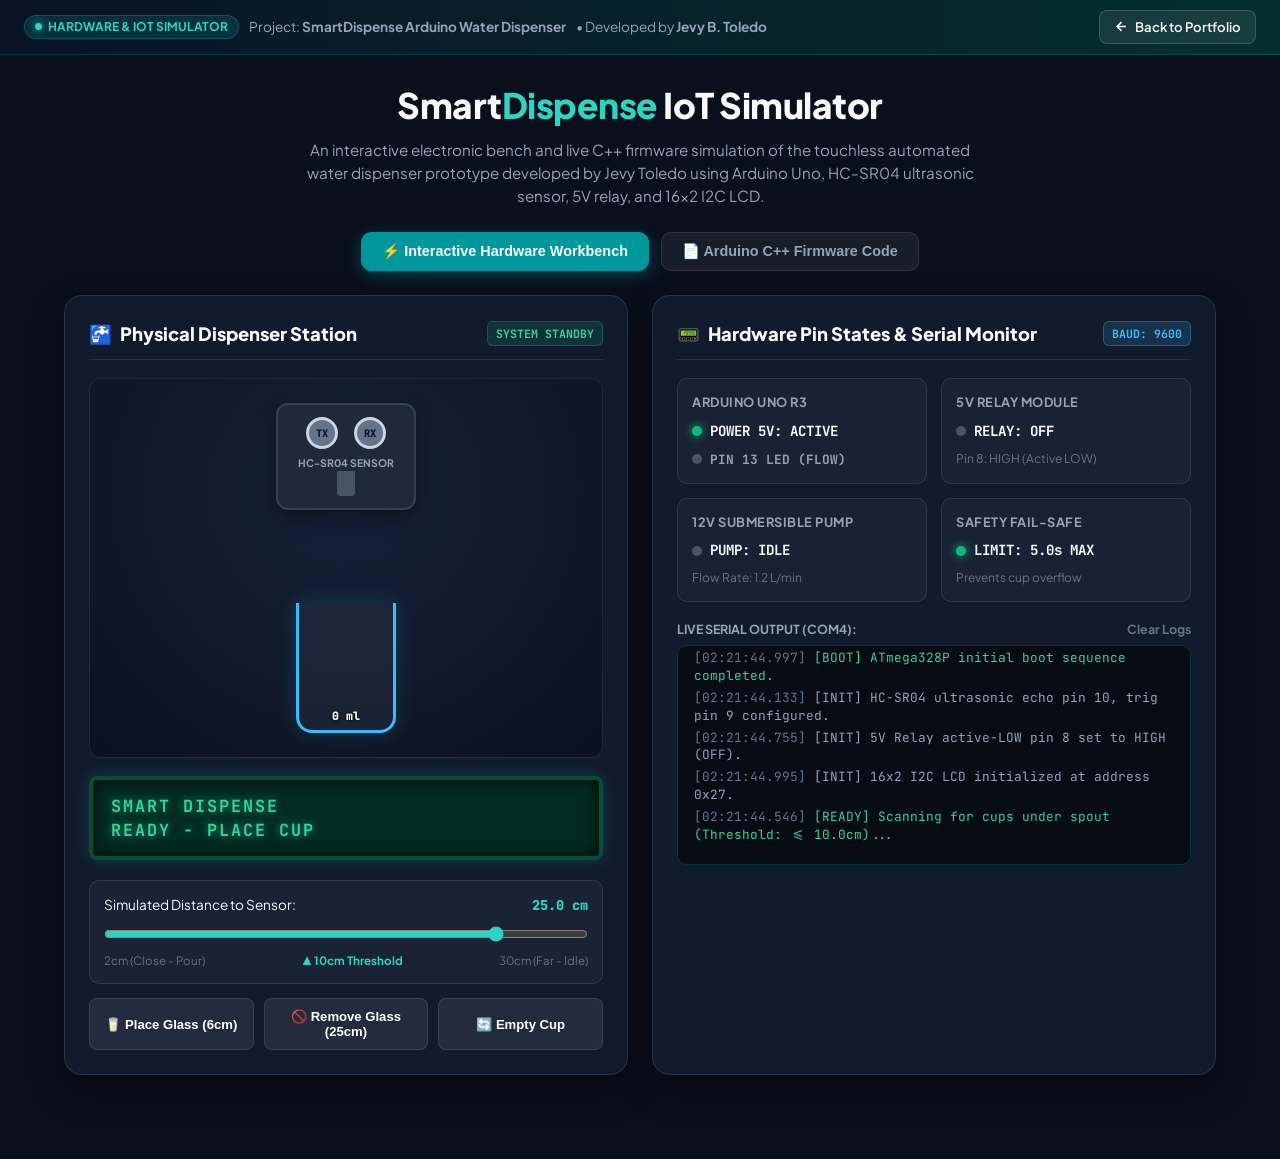
<file: jevy/demos/arduino-dispenser/index.html>
<!DOCTYPE html>
<html lang="en">

<head>
    <meta charset="UTF-8">
    <meta name="viewport" content="width=device-width, initial-scale=1.0">
    <title>SmartDispense | Touchless Arduino Water Dispenser Simulator — Jevy B. Toledo</title>
    <meta name="description"
        content="Interactive hardware simulator and C++ firmware showcase for SmartDispense touchless Arduino water dispenser by Jevy B. Toledo.">
    <link rel="preconnect" href="https://fonts.googleapis.com">
    <link rel="preconnect" href="https://fonts.gstatic.com" crossorigin>
    <link
        href="https://fonts.googleapis.com/css2?family=Plus+Jakarta+Sans:wght@300;400;500;600;700;800&family=JetBrains+Mono:wght@400;500;600;700;800&display=swap"
        rel="stylesheet">
    <style>
        :root {
            --bg-dark: #0a0f1d;
            --bg-card: #111b2e;
            --bg-card-hover: #16243f;
            --arduino-teal: #00979c;
            --arduino-teal-glow: rgba(0, 151, 156, 0.4);
            --water-blue: #38bdf8;
            --status-green: #10b981;
            --status-red: #ef4444;
            --status-amber: #f59e0b;
            --lcd-bg: #032b21;
            --lcd-text: #34d399;
            --text-main: #f8fafc;
            --text-muted: #94a3b8;
            --border: rgba(255, 255, 255, 0.1);
            --radius-md: 12px;
            --radius-lg: 18px;
            --shadow-card: 0 15px 35px -5px rgba(0, 0, 0, 0.5);
        }

        * {
            box-sizing: border-box;
            margin: 0;
            padding: 0;
        }

        body {
            font-family: 'Plus Jakarta Sans', sans-serif;
            background-color: var(--bg-dark);
            color: var(--text-main);
            line-height: 1.5;
            min-height: 100vh;
            padding-bottom: 60px;
        }

        /* Top Demo Banner */
        .demo-top-bar {
            background: linear-gradient(90deg, #091325, #042f2e);
            border-bottom: 1px solid rgba(0, 151, 156, 0.3);
            padding: 10px 24px;
            display: flex;
            justify-content: space-between;
            align-items: center;
            position: sticky;
            top: 0;
            z-index: 100;
        }

        .demo-brand-pill {
            display: inline-flex;
            align-items: center;
            gap: 10px;
            font-size: 0.85rem;
            color: var(--text-muted);
        }

        .demo-badge {
            background: rgba(0, 151, 156, 0.2);
            color: #2dd4bf;
            border: 1px solid rgba(0, 151, 156, 0.4);
            padding: 2px 10px;
            border-radius: 999px;
            font-size: 0.75rem;
            font-weight: 700;
            display: inline-flex;
            align-items: center;
            gap: 6px;
        }

        .pulse-dot {
            width: 7px;
            height: 7px;
            border-radius: 50%;
            background: #2dd4bf;
            box-shadow: 0 0 8px #2dd4bf;
            animation: pulse 1.5s infinite;
        }

        @keyframes pulse {

            0%,
            100% {
                opacity: 1;
                transform: scale(1);
            }

            50% {
                opacity: 0.4;
                transform: scale(0.85);
            }
        }

        .back-portfolio-btn {
            background: rgba(255, 255, 255, 0.08);
            color: #f8fafc;
            border: 1px solid rgba(255, 255, 255, 0.15);
            padding: 6px 14px;
            border-radius: 8px;
            font-size: 0.82rem;
            font-weight: 600;
            text-decoration: none;
            display: inline-flex;
            align-items: center;
            gap: 6px;
            transition: all 0.2s;
        }

        .back-portfolio-btn:hover {
            background: var(--arduino-teal);
            border-color: var(--arduino-teal);
            color: #fff;
            transform: translateX(-2px);
        }

        /* Container */
        .sim-container {
            max-width: 1200px;
            margin: 0 auto;
            padding: 24px;
        }

        /* Simulator Header */
        .sim-header {
            text-align: center;
            margin-bottom: 24px;
        }

        .sim-title {
            font-size: 2.2rem;
            font-weight: 800;
            letter-spacing: -0.5px;
            margin-bottom: 8px;
        }

        .sim-title span {
            color: #2dd4bf;
        }

        .sim-desc {
            color: var(--text-muted);
            font-size: 0.95rem;
            max-width: 700px;
            margin: 0 auto;
        }

        /* Mode Switcher Tabs */
        .tab-switcher {
            display: flex;
            justify-content: center;
            gap: 12px;
            margin-bottom: 24px;
        }

        .mode-btn {
            background: rgba(255, 255, 255, 0.06);
            border: 1px solid var(--border);
            color: var(--text-muted);
            padding: 10px 20px;
            border-radius: 10px;
            font-size: 0.9rem;
            font-weight: 700;
            cursor: pointer;
            transition: all 0.2s;
            display: flex;
            align-items: center;
            gap: 8px;
        }

        .mode-btn.active,
        .mode-btn:hover {
            background: var(--arduino-teal);
            color: white;
            border-color: var(--arduino-teal);
            box-shadow: 0 4px 15px var(--arduino-teal-glow);
        }

        /* Workbench Layout */
        .workbench-grid {
            display: grid;
            grid-template-columns: 1fr 1fr;
            gap: 24px;
        }

        .bench-card {
            background: var(--bg-card);
            border: 1px solid var(--border);
            border-radius: var(--radius-lg);
            padding: 24px;
            box-shadow: var(--shadow-card);
            display: flex;
            flex-direction: column;
        }

        .card-header-row {
            display: flex;
            justify-content: space-between;
            align-items: center;
            margin-bottom: 18px;
            padding-bottom: 12px;
            border-bottom: 1px solid var(--border);
        }

        .card-heading {
            font-size: 1.15rem;
            font-weight: 800;
            display: flex;
            align-items: center;
            gap: 8px;
        }

        .status-chip {
            font-family: 'JetBrains Mono', monospace;
            font-size: 0.72rem;
            font-weight: 700;
            padding: 3px 8px;
            border-radius: 6px;
            background: rgba(16, 185, 129, 0.15);
            color: #34d399;
            border: 1px solid rgba(16, 185, 129, 0.3);
        }

        /* Physical Dispenser Mockup (Left Side) */
        .dispenser-visual-box {
            background: radial-gradient(circle at 50% 30%, #152238 0%, #0a1120 100%);
            border: 1px solid rgba(255, 255, 255, 0.08);
            border-radius: var(--radius-md);
            padding: 24px;
            height: 380px;
            position: relative;
            display: flex;
            flex-direction: column;
            align-items: center;
            justify-content: flex-start;
            overflow: hidden;
        }

        /* Spout & Ultrasonic sensor */
        .nozzle-housing {
            width: 140px;
            background: #1e293b;
            border: 2px solid #334155;
            border-radius: 12px;
            padding: 12px 16px;
            text-align: center;
            position: relative;
            z-index: 5;
            box-shadow: 0 8px 20px rgba(0, 0, 0, 0.4);
        }

        .sensor-eyes {
            display: flex;
            justify-content: center;
            gap: 16px;
            margin-bottom: 6px;
        }

        .eye {
            width: 32px;
            height: 32px;
            border-radius: 50%;
            background: #64748b;
            border: 3px solid #cbd5e1;
            display: flex;
            align-items: center;
            justify-content: center;
            font-size: 0.65rem;
            font-weight: 800;
            color: #0f172a;
            font-family: 'JetBrains Mono', monospace;
        }

        .spout-pipe {
            width: 18px;
            height: 25px;
            background: #475569;
            margin: 0 auto;
            border-radius: 0 0 4px 4px;
            position: relative;
        }

        /* Water Stream Animation */
        .water-stream {
            position: absolute;
            top: 25px;
            left: 5px;
            width: 8px;
            height: 0;
            background: linear-gradient(180deg, #38bdf8, #0284c7);
            border-radius: 4px;
            box-shadow: 0 0 12px #38bdf8;
            transition: height 0.2s;
            z-index: 4;
        }

        .water-stream.flowing {
            height: 160px;
            animation: waterFlow 0.4s infinite alternate;
        }

        @keyframes waterFlow {
            0% {
                transform: scaleX(0.9);
                opacity: 0.9;
            }

            100% {
                transform: scaleX(1.1);
                opacity: 1;
            }
        }

        /* Distance wave pulses */
        .sonic-wave {
            position: absolute;
            top: 85px;
            width: 40px;
            height: 20px;
            border: 2px dashed rgba(45, 212, 191, 0.4);
            border-top: none;
            border-radius: 0 0 50px 50px;
            opacity: 0;
            pointer-events: none;
        }

        .sonic-wave.pulsing {
            animation: wavePulse 1s infinite linear;
        }

        @keyframes wavePulse {
            0% {
                transform: scale(0.5);
                opacity: 0.9;
            }

            100% {
                transform: translateY(80px) scale(2.2);
                opacity: 0;
            }
        }

        /* Glass Cup */
        .glass-cup-slot {
            position: absolute;
            bottom: 24px;
            width: 100px;
            height: 130px;
            border: 3px solid rgba(255, 255, 255, 0.3);
            border-top: none;
            border-radius: 0 0 16px 16px;
            background: rgba(255, 255, 255, 0.05);
            backdrop-filter: blur(4px);
            overflow: hidden;
            display: flex;
            align-items: flex-end;
            transition: all 0.3s;
        }

        .glass-cup-slot.present {
            border-color: #38bdf8;
            box-shadow: 0 0 20px rgba(56, 189, 248, 0.2);
            transform: translateY(0);
            opacity: 1;
        }

        .glass-cup-slot.absent {
            opacity: 0.2;
            transform: translateY(40px);
            pointer-events: none;
        }

        .cup-water-level {
            width: 100%;
            height: 0%;
            background: linear-gradient(180deg, rgba(56, 189, 248, 0.7), rgba(2, 132, 199, 0.9));
            transition: height 0.3s ease-out;
            position: relative;
        }

        .cup-water-level::before {
            content: '';
            position: absolute;
            top: 0;
            left: 0;
            right: 0;
            height: 6px;
            background: rgba(255, 255, 255, 0.6);
            border-radius: 50%;
        }

        .cup-volume-label {
            position: absolute;
            bottom: 6px;
            width: 100%;
            text-align: center;
            font-size: 0.72rem;
            font-weight: 800;
            font-family: 'JetBrains Mono', monospace;
            color: #fff;
            text-shadow: 0 1px 3px rgba(0, 0, 0, 0.8);
        }

        /* 16x2 LCD Display */
        .lcd-display {
            background: var(--lcd-bg);
            border: 4px solid #064e3b;
            border-radius: 8px;
            padding: 14px 18px;
            box-shadow: inset 0 0 15px rgba(0, 0, 0, 0.8), 0 0 15px rgba(52, 211, 153, 0.2);
            font-family: 'JetBrains Mono', monospace;
            color: var(--lcd-text);
            margin-top: 18px;
        }

        .lcd-line {
            font-size: 1.05rem;
            font-weight: 700;
            letter-spacing: 2px;
            height: 24px;
            text-shadow: 0 0 8px rgba(52, 211, 153, 0.7);
        }

        /* Controls Panel */
        .bench-controls {
            margin-top: 20px;
            display: flex;
            flex-direction: column;
            gap: 14px;
        }

        .control-slider-group {
            background: rgba(255, 255, 255, 0.04);
            border: 1px solid var(--border);
            border-radius: 10px;
            padding: 14px;
        }

        .slider-header {
            display: flex;
            justify-content: space-between;
            font-size: 0.85rem;
            margin-bottom: 8px;
        }

        .distance-val {
            color: #2dd4bf;
            font-weight: 800;
            font-family: 'JetBrains Mono', monospace;
        }

        .range-slider {
            width: 100%;
            accent-color: #2dd4bf;
            cursor: pointer;
        }

        .action-btns-grid {
            display: grid;
            grid-template-columns: repeat(3, 1fr);
            gap: 10px;
        }

        .bench-btn {
            background: rgba(255, 255, 255, 0.08);
            border: 1px solid var(--border);
            color: white;
            padding: 10px;
            border-radius: 8px;
            font-size: 0.82rem;
            font-weight: 700;
            cursor: pointer;
            transition: all 0.2s;
        }

        .bench-btn:hover {
            background: rgba(255, 255, 255, 0.15);
        }

        .bench-btn.btn-active {
            background: var(--arduino-teal);
            border-color: var(--arduino-teal);
        }

        /* Hardware Indicator Board (Right Side) */
        .components-grid {
            display: grid;
            grid-template-columns: repeat(2, 1fr);
            gap: 14px;
            margin-bottom: 18px;
        }

        .comp-card {
            background: rgba(255, 255, 255, 0.03);
            border: 1px solid var(--border);
            border-radius: 10px;
            padding: 14px;
            display: flex;
            flex-direction: column;
            gap: 8px;
        }

        .comp-title {
            font-size: 0.8rem;
            font-weight: 700;
            color: var(--text-muted);
            text-transform: uppercase;
            letter-spacing: 0.5px;
        }

        .comp-status-row {
            display: flex;
            align-items: center;
            gap: 8px;
            font-family: 'JetBrains Mono', monospace;
            font-size: 0.88rem;
            font-weight: 700;
        }

        .led-indicator {
            width: 10px;
            height: 10px;
            border-radius: 50%;
            background: #475569;
            box-shadow: none;
            transition: all 0.2s;
        }

        .led-indicator.led-on-green {
            background: #10b981;
            box-shadow: 0 0 10px #10b981;
        }

        .led-indicator.led-on-red {
            background: #ef4444;
            box-shadow: 0 0 10px #ef4444;
        }

        .led-indicator.led-on-blue {
            background: #38bdf8;
            box-shadow: 0 0 10px #38bdf8;
        }

        /* Serial Monitor Console */
        .serial-console-wrap {
            background: #060b14;
            border: 1px solid rgba(0, 151, 156, 0.3);
            border-radius: 10px;
            padding: 16px;
            font-family: 'JetBrains Mono', monospace;
            font-size: 0.8rem;
            height: 220px;
            overflow-y: auto;
            color: #94a3b8;
            display: flex;
            flex-direction: column-reverse;
        }

        .serial-line {
            margin-bottom: 4px;
            line-height: 1.4;
        }

        .serial-line .ts {
            color: #64748b;
        }

        .serial-line .event {
            color: #38bdf8;
            font-weight: 700;
        }

        .serial-line .success {
            color: #34d399;
        }

        .serial-line .warn {
            color: #fbbf24;
        }

        /* Code Viewer Section */
        .code-container {
            display: none;
            background: #0f172a;
            border: 1px solid var(--border);
            border-radius: var(--radius-lg);
            padding: 24px;
            margin-top: 24px;
        }

        .code-container.show {
            display: block;
        }

        pre code {
            font-family: 'JetBrains Mono', monospace;
            font-size: 0.85rem;
            color: #e2e8f0;
            line-height: 1.6;
        }

        .c-comment {
            color: #64748b;
            font-style: italic;
        }

        .c-preproc {
            color: #f43f5e;
        }

        .c-type {
            color: #38bdf8;
            font-weight: 700;
        }

        .c-func {
            color: #fbbf24;
        }

        .c-num {
            color: #a855f7;
        }

        .c-str {
            color: #34d399;
        }

        @media (max-width: 900px) {
            .workbench-grid {
                grid-template-columns: 1fr;
            }
        }
    </style>
</head>

<body>

    <!-- Top Portfolio Bar -->
    <header class="demo-top-bar">
        <div class="demo-brand-pill">
            <span class="demo-badge"><span class="pulse-dot"></span> HARDWARE &amp; IOT SIMULATOR</span>
            <span>Project: <strong>SmartDispense Arduino Water Dispenser</strong></span>
            <span>• Developed by <strong>Jevy B. Toledo</strong></span>
        </div>
        <a href="../../#projects" class="back-portfolio-btn">
            <svg width="15" height="15" viewBox="0 0 24 24" fill="none" stroke="currentColor" stroke-width="2.5">
                <line x1="19" y1="12" x2="5" y2="12"></line>
                <polyline points="12 19 5 12 12 5"></polyline>
            </svg>
            <span>Back to Portfolio</span>
        </a>
    </header>

    <!-- Main Container -->
    <main class="sim-container">
        <!-- Simulator Header -->
        <div class="sim-header">
            <h1 class="sim-title">Smart<span>Dispense</span> IoT Simulator</h1>
            <p class="sim-desc">
                An interactive electronic bench and live C++ firmware simulation of the touchless automated water
                dispenser prototype developed by Jevy Toledo using Arduino Uno, HC-SR04 ultrasonic sensor, 5V relay, and
                16x2 I2C LCD.
            </p>
        </div>

        <!-- Mode Switcher -->
        <div class="tab-switcher">
            <button class="mode-btn active" id="btn-workbench" onclick="switchView('workbench')">
                <span>⚡ Interactive Hardware Workbench</span>
            </button>
            <button class="mode-btn" id="btn-code" onclick="switchView('code')">
                <span>📄 Arduino C++ Firmware Code</span>
            </button>
        </div>

        <!-- WORKBENCH VIEW -->
        <div class="workbench-grid" id="workbench-view">
            <!-- Left: Dispenser Station Visual & Controls -->
            <div class="bench-card">
                <div class="card-header-row">
                    <h3 class="card-heading">
                        <span>🚰</span> Physical Dispenser Station
                    </h3>
                    <span class="status-chip" id="dispenser-mode-chip">SYSTEM STANDBY</span>
                </div>

                <!-- Dispenser Visual Graphic -->
                <div class="dispenser-visual-box">
                    <div class="nozzle-housing">
                        <div class="sensor-eyes">
                            <div class="eye" title="Transmitter">TX</div>
                            <div class="eye" title="Receiver">RX</div>
                        </div>
                        <div style="font-size: 0.65rem; color: #94a3b8; font-weight: 700;">HC-SR04 SENSOR</div>
                        <div class="spout-pipe">
                            <div class="water-stream" id="water-stream"></div>
                        </div>
                    </div>

                    <div class="sonic-wave pulsing" id="sonic-wave"></div>

                    <!-- Glass Cup -->
                    <div class="glass-cup-slot present" id="glass-cup">
                        <div class="cup-water-level" id="water-fill-level"></div>
                        <div class="cup-volume-label" id="cup-vol-label">0 ml</div>
                    </div>
                </div>

                <!-- 16x2 I2C LCD Display -->
                <div class="lcd-display">
                    <div class="lcd-line" id="lcd-line-1">SMART DISPENSE</div>
                    <div class="lcd-line" id="lcd-line-2">READY - PLACE CUP</div>
                </div>

                <!-- Interactive Sensor Slider & Placement Controls -->
                <div class="bench-controls">
                    <div class="control-slider-group">
                        <div class="slider-header">
                            <span>Simulated Distance to Sensor:</span>
                            <span class="distance-val" id="distance-readout">25.0 cm</span>
                        </div>
                        <input type="range" class="range-slider" id="distance-slider" min="2" max="30" value="25"
                            step="0.5">
                        <div
                            style="display: flex; justify-content: space-between; font-size: 0.72rem; color: #64748b; margin-top: 4px;">
                            <span>2cm (Close - Pour)</span>
                            <span style="color: #2dd4bf; font-weight: 700;">▲ 10cm Threshold</span>
                            <span>30cm (Far - Idle)</span>
                        </div>
                    </div>

                    <div class="action-btns-grid">
                        <button type="button" class="bench-btn" id="btn-place-glass" onclick="placeGlassAt(6)">
                            🥛 Place Glass (6cm)
                        </button>
                        <button type="button" class="bench-btn" id="btn-remove-glass" onclick="removeGlass()">
                            🚫 Remove Glass (25cm)
                        </button>
                        <button type="button" class="bench-btn" id="btn-empty-cup" onclick="emptyCup()">
                            🔄 Empty Cup
                        </button>
                    </div>
                </div>
            </div>

            <!-- Right: Microcontroller Pin States & Serial Stream -->
            <div class="bench-card">
                <div class="card-header-row">
                    <h3 class="card-heading">
                        <span>📟</span> Hardware Pin States &amp; Serial Monitor
                    </h3>
                    <span class="status-chip"
                        style="background: rgba(56, 189, 248, 0.15); color: #38bdf8; border-color: rgba(56, 189, 248, 0.3);">
                        BAUD: 9600
                    </span>
                </div>

                <!-- Component Status Grid -->
                <div class="components-grid">
                    <div class="comp-card">
                        <div class="comp-title">Arduino Uno R3</div>
                        <div class="comp-status-row">
                            <span class="led-indicator led-on-green"></span>
                            <span>POWER 5V: ACTIVE</span>
                        </div>
                        <div class="comp-status-row">
                            <span class="led-indicator" id="pin13-led"></span>
                            <span style="font-size: 0.8rem; color: #94a3b8;">PIN 13 LED (FLOW)</span>
                        </div>
                    </div>

                    <div class="comp-card">
                        <div class="comp-title">5V Relay Module</div>
                        <div class="comp-status-row">
                            <span class="led-indicator" id="relay-led"></span>
                            <span id="relay-status-text">RELAY: OFF</span>
                        </div>
                        <div style="font-size: 0.75rem; color: #64748b;">Pin 8: HIGH (Active LOW)</div>
                    </div>

                    <div class="comp-card">
                        <div class="comp-title">12V Submersible Pump</div>
                        <div class="comp-status-row">
                            <span class="led-indicator" id="pump-led"></span>
                            <span id="pump-status-text">PUMP: IDLE</span>
                        </div>
                        <div style="font-size: 0.75rem; color: #64748b;">Flow Rate: 1.2 L/min</div>
                    </div>

                    <div class="comp-card">
                        <div class="comp-title">Safety Fail-Safe</div>
                        <div class="comp-status-row">
                            <span class="led-indicator led-on-green" id="safety-led"></span>
                            <span id="safety-status-text">LIMIT: 5.0s MAX</span>
                        </div>
                        <div style="font-size: 0.75rem; color: #64748b;">Prevents cup overflow</div>
                    </div>
                </div>

                <!-- Real-time Serial Monitor -->
                <div
                    style="font-size: 0.78rem; font-weight: 700; color: #94a3b8; margin-bottom: 6px; display: flex; justify-content: space-between;">
                    <span>LIVE SERIAL OUTPUT (COM4):</span>
                    <span style="color: #64748b; cursor: pointer;" onclick="clearSerial()">Clear Logs</span>
                </div>
                <div class="serial-console-wrap" id="serial-stream">
                    <!-- Logs stream here -->
                </div>
            </div>
        </div>

        <!-- CODE VIEW -->
        <div class="code-container" id="code-view">
            <div style="display: flex; justify-content: space-between; align-items: center; margin-bottom: 16px;">
                <h3 style="font-size: 1.2rem; font-weight: 800;">
                    SmartDispense.ino — Arduino C++ Firmware
                </h3>
                <span class="status-chip">C++ (ATmega328P)</span>
            </div>
            <pre><code><span class="c-comment">/**
 * SmartDispense: Automated Touchless Water Dispenser
 * Microcontroller: Arduino Uno R3
 * Author: Jevy B. Toledo
 * Hardware: HC-SR04, 5V Relay, 12V DC Pump, 16x2 I2C LCD
 */</span>

<span class="c-preproc">#include</span> <span class="c-str">&lt;Wire.h&gt;</span>
<span class="c-preproc">#include</span> <span class="c-str">&lt;LiquidCrystal_I2C.h&gt;</span>

<span class="c-comment">// Pin Definitions</span>
<span class="c-type">const int</span> TRIG_PIN  = <span class="c-num">9</span>;   <span class="c-comment">// HC-SR04 Trigger</span>
<span class="c-type">const int</span> ECHO_PIN  = <span class="c-num">10</span>;  <span class="c-comment">// HC-SR04 Echo</span>
<span class="c-type">const int</span> RELAY_PIN = <span class="c-num">8</span>;   <span class="c-comment">// 5V Relay IN (Active LOW)</span>
<span class="c-type">const int</span> FLOW_LED  = <span class="c-num">13</span>;  <span class="c-comment">// Status LED Indicator</span>

<span class="c-comment">// Constants</span>
<span class="c-type">const float</span> DISTANCE_THRESHOLD = <span class="c-num">10.0</span>; <span class="c-comment">// Detect cup within 10cm</span>
<span class="c-type">const unsigned long</span> MAX_POUR_TIME  = <span class="c-num">5000</span>; <span class="c-comment">// 5 second safety cutoff (~250ml)</span>

<span class="c-type">LiquidCrystal_I2C</span> <span class="c-func">lcd</span>(<span class="c-num">0x27</span>, <span class="c-num">16</span>, <span class="c-num">2</span>);

<span class="c-type">void</span> <span class="c-func">setup</span>() {
  <span class="c-func">Serial</span>.<span class="c-func">begin</span>(<span class="c-num">9600</span>);
  <span class="c-func">pinMode</span>(TRIG_PIN, OUTPUT);
  <span class="c-func">pinMode</span>(ECHO_PIN, INPUT);
  <span class="c-func">pinMode</span>(RELAY_PIN, OUTPUT);
  <span class="c-func">pinMode</span>(FLOW_LED, OUTPUT);

  <span class="c-comment">// Turn off relay initially (relay is Active-LOW)</span>
  <span class="c-func">digitalWrite</span>(RELAY_PIN, HIGH);
  <span class="c-func">digitalWrite</span>(FLOW_LED, LOW);

  <span class="c-comment">// Initialize I2C LCD</span>
  lcd.<span class="c-func">init</span>();
  lcd.<span class="c-func">backlight</span>();
  lcd.<span class="c-func">setCursor</span>(<span class="c-num">0</span>, <span class="c-num">0</span>);
  lcd.<span class="c-func">print</span>(<span class="c-str">"SMART DISPENSE"</span>);
  lcd.<span class="c-func">setCursor</span>(<span class="c-num">0</span>, <span class="c-num">1</span>);
  lcd.<span class="c-func">print</span>(<span class="c-str">"READY - PLACE CUP"</span>);

  <span class="c-func">Serial</span>.<span class="c-func">println</span>(<span class="c-str">"[BOOT] SmartDispense v1.0 Initialized."</span>);
}

<span class="c-type">void</span> <span class="c-func">loop</span>() {
  <span class="c-type">float</span> distance = <span class="c-func">readDistanceCM</span>();

  <span class="c-func">if</span> (distance &gt; <span class="c-num">0</span> &amp;&amp; distance &lt;= DISTANCE_THRESHOLD) {
    <span class="c-func">Serial</span>.<span class="c-func">print</span>(<span class="c-str">"[DETECT] Cup Detected at "</span>);
    <span class="c-func">Serial</span>.<span class="c-func">print</span>(distance);
    <span class="c-func">Serial</span>.<span class="c-func">println</span>(<span class="c-str">" cm. Starting Dispense..."</span>);

    <span class="c-func">dispenseWater</span>();
  } <span class="c-func">else</span> {
    <span class="c-func">delay</span>(<span class="c-num">100</span>);
  }
}

<span class="c-type">float</span> <span class="c-func">readDistanceCM</span>() {
  <span class="c-func">digitalWrite</span>(TRIG_PIN, LOW);
  <span class="c-func">delayMicroseconds</span>(<span class="c-num">2</span>);
  <span class="c-func">digitalWrite</span>(TRIG_PIN, HIGH);
  <span class="c-func">delayMicroseconds</span>(<span class="c-num">10</span>);
  <span class="c-func">digitalWrite</span>(TRIG_PIN, LOW);

  <span class="c-type">long</span> duration = <span class="c-func">pulseIn</span>(ECHO_PIN, HIGH, <span class="c-num">30000</span>);
  <span class="c-func">if</span> (duration == <span class="c-num">0</span>) <span class="c-func">return</span> <span class="c-num">999.0</span>;
  <span class="c-func">return</span> (duration * <span class="c-num">0.0343</span>) / <span class="c-num">2</span>;
}

<span class="c-type">void</span> <span class="c-func">dispenseWater</span>() {
  <span class="c-comment">// Update LCD</span>
  lcd.<span class="c-func">setCursor</span>(<span class="c-num">0</span>, <span class="c-num">1</span>);
  lcd.<span class="c-func">print</span>(<span class="c-str">"STATUS: POURING "</span>);

  <span class="c-comment">// Engage Relay and LED</span>
  <span class="c-func">digitalWrite</span>(RELAY_PIN, LOW);  <span class="c-comment">// Activate Pump</span>
  <span class="c-func">digitalWrite</span>(FLOW_LED, HIGH);

  <span class="c-type">unsigned long</span> startTime = <span class="c-func">millis</span>();

  <span class="c-comment">// Dispense loop with safety cutoff & cup presence check</span>
  <span class="c-func">while</span> (<span class="c-func">millis</span>() - startTime &lt; MAX_POUR_TIME) {
    <span class="c-type">float</span> currentDist = <span class="c-func">readDistanceCM</span>();
    <span class="c-func">if</span> (currentDist &gt; DISTANCE_THRESHOLD + <span class="c-num">3.0</span>) {
      <span class="c-func">Serial</span>.<span class="c-func">println</span>(<span class="c-str">"[ALERT] Cup removed early. Halting pump."</span>);
      <span class="c-func">break</span>;
    }
    <span class="c-func">delay</span>(<span class="c-num">100</span>);
  }

  <span class="c-comment">// Shut off pump</span>
  <span class="c-func">digitalWrite</span>(RELAY_PIN, HIGH);
  <span class="c-func">digitalWrite</span>(FLOW_LED, LOW);

  lcd.<span class="c-func">setCursor</span>(<span class="c-num">0</span>, <span class="c-num">1</span>);
  lcd.<span class="c-func">print</span>(<span class="c-str">"ENJOY YOUR WATER"</span>);
  <span class="c-func">delay</span>(<span class="c-num">1500</span>);

  lcd.<span class="c-func">setCursor</span>(<span class="c-num">0</span>, <span class="c-num">1</span>);
  lcd.<span class="c-func">print</span>(<span class="c-str">"READY - PLACE CUP"</span>);
}</code></pre>
        </div>
    </main>

    <script>
        // Simulation State
        let distance = 25.0;
        let isPouring = false;
        let cupVolume = 0; // max 250ml
        let pourTimer = null;
        let audioCtx = null;

        // Elements
        const distanceSlider = document.getElementById('distance-slider');
        const distanceReadout = document.getElementById('distance-readout');
        const waterStream = document.getElementById('water-stream');
        const waterFillLevel = document.getElementById('water-fill-level');
        const cupVolLabel = document.getElementById('cup-vol-label');
        const lcdLine1 = document.getElementById('lcd-line-1');
        const lcdLine2 = document.getElementById('lcd-line-2');
        const dispenserModeChip = document.getElementById('dispenser-mode-chip');
        const pin13Led = document.getElementById('pin13-led');
        const relayLed = document.getElementById('relay-led');
        const relayStatusText = document.getElementById('relay-status-text');
        const pumpLed = document.getElementById('pump-led');
        const pumpStatusText = document.getElementById('pump-status-text');
        const serialStream = document.getElementById('serial-stream');

        // Play synthetic relay mechanical click
        function playRelayClick(turnOn = true) {
            try {
                if (!audioCtx) {
                    audioCtx = new (window.AudioContext || window.webkitAudioContext)();
                }
                const osc = audioCtx.createOscillator();
                const gain = audioCtx.createGain();
                osc.type = turnOn ? 'square' : 'triangle';
                osc.frequency.setValueAtTime(turnOn ? 440 : 220, audioCtx.currentTime);
                gain.gain.setValueAtTime(0.08, audioCtx.currentTime);
                gain.gain.exponentialRampToValueAtTime(0.001, audioCtx.currentTime + 0.05);
                osc.connect(gain);
                gain.connect(audioCtx.destination);
                osc.start();
                osc.stop(audioCtx.currentTime + 0.05);
            } catch (e) {
                // Ignore audio restriction on unclicked gesture
            }
        }

        // Add Log to Serial Monitor
        function logSerial(msg, type = 'normal') {
            const line = document.createElement('div');
            line.className = 'serial-line';
            const time = new Date().toTimeString().split(' ')[0] + '.' + Math.floor(Math.random() * 900 + 100);

            let typeClass = '';
            if (type === 'event') typeClass = 'event';
            if (type === 'success') typeClass = 'success';
            if (type === 'warn') typeClass = 'warn';

            line.innerHTML = `<span class="ts">[${time}]</span> <span class="${typeClass}">${msg}</span>`;
            serialStream.prepend(line);
        }

        function clearSerial() {
            serialStream.innerHTML = '';
            logSerial('Serial monitor cleared at 9600 baud.', 'normal');
        }

        // Distance Slider Listener
        distanceSlider.addEventListener('input', (e) => {
            distance = parseFloat(e.target.value);
            updateHardware();
        });

        function placeGlassAt(d = 6.0) {
            distanceSlider.value = d;
            distance = d;
            document.getElementById('glass-cup').classList.remove('absent');
            document.getElementById('glass-cup').classList.add('present');
            logSerial(`Manual event: Cup placed at ${d} cm`, 'event');
            updateHardware();
        }

        function removeGlass() {
            distanceSlider.value = 25.0;
            distance = 25.0;
            document.getElementById('glass-cup').classList.remove('present');
            document.getElementById('glass-cup').classList.add('absent');
            logSerial('Manual event: Cup removed (>25 cm)', 'warn');
            updateHardware();
        }

        function emptyCup() {
            cupVolume = 0;
            waterFillLevel.style.height = '0%';
            cupVolLabel.textContent = '0 ml';
            logSerial('Cup emptied. Ready for next dispense cycle.', 'normal');
            updateHardware();
        }

        function updateHardware() {
            distanceReadout.textContent = `${distance.toFixed(1)} cm`;

            // Threshold: distance <= 10.0cm
            if (distance <= 10.0 && cupVolume < 250) {
                if (!isPouring) {
                    startPouring();
                }
            } else {
                if (isPouring) {
                    stopPouring();
                }
                if (cupVolume >= 250) {
                    lcdLine1.textContent = 'CUP IS FULL!';
                    lcdLine2.textContent = 'PLEASE TAKE CUP';
                    dispenserModeChip.textContent = 'CUP FULL (250ml)';
                    dispenserModeChip.style.background = 'rgba(245, 158, 11, 0.2)';
                    dispenserModeChip.style.color = '#fbbf24';
                } else {
                    lcdLine1.textContent = 'SMART DISPENSE';
                    lcdLine2.textContent = 'READY - PLACE CUP';
                    dispenserModeChip.textContent = 'SYSTEM STANDBY';
                    dispenserModeChip.style.background = 'rgba(16, 185, 129, 0.15)';
                    dispenserModeChip.style.color = '#34d399';
                }
            }
        }

        function startPouring() {
            isPouring = true;
            playRelayClick(true);

            // Hardware states
            waterStream.classList.add('flowing');
            pin13Led.className = 'led-indicator led-on-blue';
            relayLed.className = 'led-indicator led-on-green';
            pumpLed.className = 'led-indicator led-on-blue';
            relayStatusText.textContent = 'RELAY: ON (Active LOW)';
            pumpStatusText.textContent = 'PUMP: RUNNING';

            dispenserModeChip.textContent = 'DISPENSING WATER...';
            dispenserModeChip.style.background = 'rgba(56, 189, 248, 0.2)';
            dispenserModeChip.style.color = '#38bdf8';

            lcdLine1.textContent = `DIST: ${distance.toFixed(1)}cm [OK]`;
            lcdLine2.textContent = 'STATUS: POURING...';

            logSerial(`[TRIGGER] Distance ${distance.toFixed(1)}cm <= 10.0cm. Relay Pin 8 -> LOW`, 'event');
            logSerial(`[PUMP] 12V DC Pump engaged. Dispensing clean water...`, 'normal');

            // Fill loop (fills 250ml over ~4.5 seconds)
            pourTimer = setInterval(() => {
                cupVolume += 15;
                if (cupVolume > 250) cupVolume = 250;

                const percent = (cupVolume / 250) * 100;
                waterFillLevel.style.height = `${percent}%`;
                cupVolLabel.textContent = `${cupVolume} ml`;

                lcdLine2.textContent = `POURING: ${cupVolume}ml/250ml`;

                if (cupVolume >= 250) {
                    stopPouring();
                    logSerial(`[AUTO-STOP] Target 250ml portion reached. Shutting off pump.`, 'success');
                    playRelayClick(false);
                    updateHardware();
                }
            }, 250);
        }

        function stopPouring() {
            isPouring = false;
            clearInterval(pourTimer);
            playRelayClick(false);

            waterStream.classList.remove('flowing');
            pin13Led.className = 'led-indicator';
            relayLed.className = 'led-indicator';
            pumpLed.className = 'led-indicator';
            relayStatusText.textContent = 'RELAY: OFF';
            pumpStatusText.textContent = 'PUMP: IDLE';
        }

        function switchView(view) {
            const benchView = document.getElementById('workbench-view');
            const codeView = document.getElementById('code-view');
            const btnBench = document.getElementById('btn-workbench');
            const btnCode = document.getElementById('btn-code');

            if (view === 'workbench') {
                benchView.style.display = 'grid';
                codeView.classList.remove('show');
                btnBench.classList.add('active');
                btnCode.classList.remove('active');
            } else {
                benchView.style.display = 'none';
                codeView.classList.add('show');
                btnBench.classList.remove('active');
                btnCode.classList.add('active');
            }
        }

        // Initialize boot log
        window.addEventListener('DOMContentLoaded', () => {
            logSerial('[BOOT] ATmega328P initial boot sequence completed.', 'success');
            logSerial('[INIT] HC-SR04 ultrasonic echo pin 10, trig pin 9 configured.', 'normal');
            logSerial('[INIT] 5V Relay active-LOW pin 8 set to HIGH (OFF).', 'normal');
            logSerial('[INIT] 16x2 I2C LCD initialized at address 0x27.', 'normal');
            logSerial('[READY] Scanning for cups under spout (Threshold: <= 10.0cm)...', 'success');
        });
    </script>
</body>

</html>
</file>
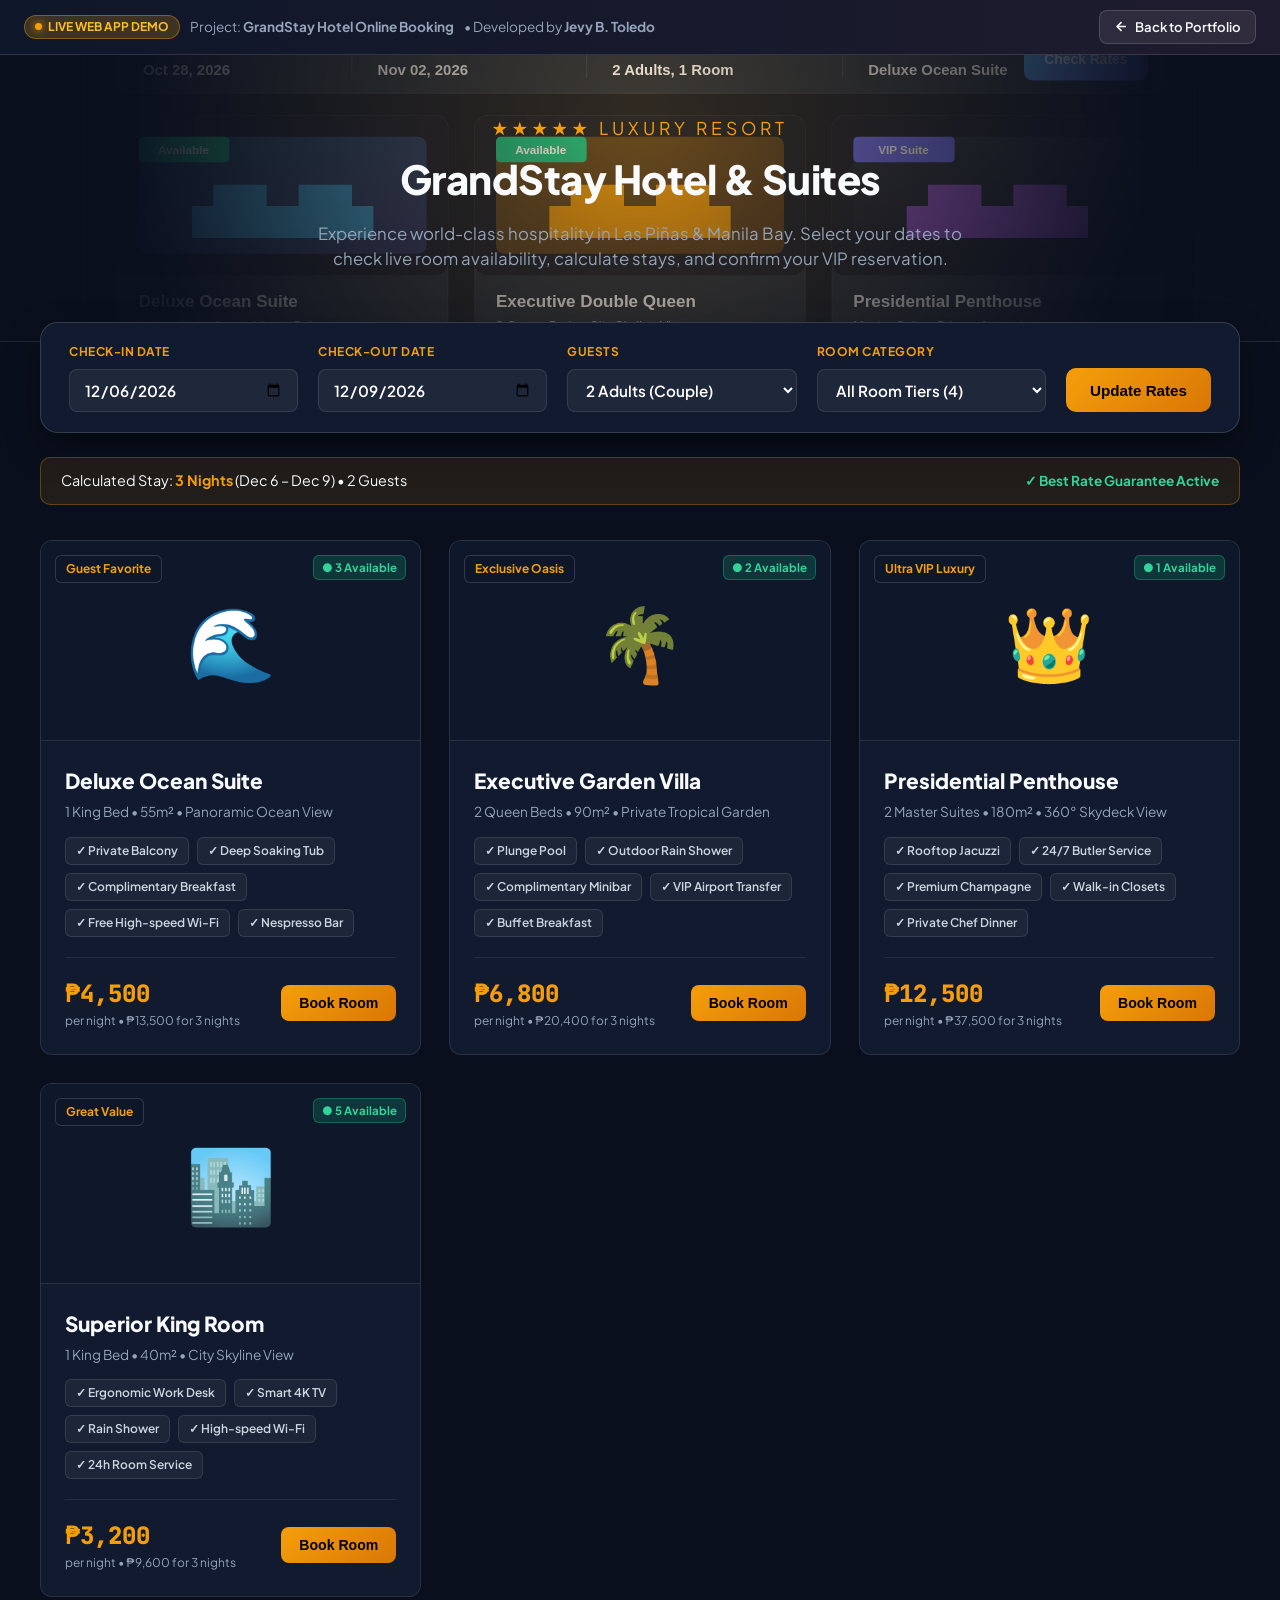
<file: jevy/demos/hotel-booking/index.html>
<!DOCTYPE html>
<html lang="en">

<head>
    <meta charset="UTF-8">
    <meta name="viewport" content="width=device-width, initial-scale=1.0">
    <title>GrandStay Hotel & Suites | Online Reservation System — Live Demo by Jevy B. Toledo</title>
    <meta name="description"
        content="Hotel online room reservation engine with dynamic stay date calculation, room availability, and instant booking confirmation. Built by Jevy B. Toledo.">
    <link rel="preconnect" href="https://fonts.googleapis.com">
    <link rel="preconnect" href="https://fonts.gstatic.com" crossorigin>
    <link
        href="https://fonts.googleapis.com/css2?family=Plus+Jakarta+Sans:wght@300;400;500;600;700;800&family=JetBrains+Mono:wght@500;700&display=swap"
        rel="stylesheet">
    <style>
        :root {
            --bg-dark: #0a0f1d;
            --bg-card: #111a2e;
            --bg-card-hover: #18243e;
            --surface: #1e293b;
            --primary: #f59e0b;
            --primary-hover: #d97706;
            --accent-blue: #38bdf8;
            --accent-emerald: #10b981;
            --accent-purple: #a855f7;
            --text-main: #f8fafc;
            --text-muted: #94a3b8;
            --border: rgba(255, 255, 255, 0.1);
            --radius-md: 12px;
            --radius-lg: 18px;
            --shadow-card: 0 15px 35px -5px rgba(0, 0, 0, 0.5);
        }

        * {
            box-sizing: border-box;
            margin: 0;
            padding: 0;
        }

        body {
            font-family: 'Plus Jakarta Sans', sans-serif;
            background-color: var(--bg-dark);
            color: var(--text-main);
            line-height: 1.5;
            min-height: 100vh;
            padding-bottom: 60px;
        }

        /* Top Demo Banner */
        .demo-top-bar {
            background: linear-gradient(90deg, #0f172a, #1f1b2e);
            border-bottom: 1px solid rgba(255, 255, 255, 0.12);
            padding: 10px 24px;
            display: flex;
            justify-content: space-between;
            align-items: center;
            position: sticky;
            top: 0;
            z-index: 100;
        }

        .demo-brand-pill {
            display: inline-flex;
            align-items: center;
            gap: 10px;
            font-size: 0.85rem;
            color: var(--text-muted);
        }

        .demo-badge {
            background: rgba(245, 158, 11, 0.2);
            color: #fbbf24;
            border: 1px solid rgba(245, 158, 11, 0.4);
            padding: 2px 10px;
            border-radius: 999px;
            font-size: 0.75rem;
            font-weight: 700;
            display: inline-flex;
            align-items: center;
            gap: 6px;
        }

        .pulse-dot {
            width: 7px;
            height: 7px;
            border-radius: 50%;
            background: #f59e0b;
            box-shadow: 0 0 8px #f59e0b;
            animation: pulse 1.5s infinite;
        }

        @keyframes pulse {

            0%,
            100% {
                opacity: 1;
                transform: scale(1);
            }

            50% {
                opacity: 0.4;
                transform: scale(0.85);
            }
        }

        .back-portfolio-btn {
            background: rgba(255, 255, 255, 0.08);
            color: #f8fafc;
            border: 1px solid rgba(255, 255, 255, 0.15);
            padding: 6px 14px;
            border-radius: 8px;
            font-size: 0.82rem;
            font-weight: 600;
            text-decoration: none;
            display: inline-flex;
            align-items: center;
            gap: 6px;
            transition: all 0.2s;
        }

        .back-portfolio-btn:hover {
            background: var(--primary);
            border-color: var(--primary);
            color: #000;
            transform: translateX(-2px);
        }

        /* Hotel Brand Header */
        .hotel-hero {
            background: radial-gradient(circle at 50% 20%, rgba(245, 158, 11, 0.15), rgba(10, 15, 29, 0.95) 75%), url('../../assets/images/project-hotel.svg') center/cover;
            padding: 60px 24px 40px;
            border-bottom: 1px solid var(--border);
            text-align: center;
        }

        .hotel-container {
            max-width: 1200px;
            margin: 0 auto;
        }

        .hotel-stars {
            color: #f59e0b;
            letter-spacing: 4px;
            font-size: 1.1rem;
            margin-bottom: 8px;
        }

        .hotel-title {
            font-size: 2.5rem;
            font-weight: 800;
            letter-spacing: -0.5px;
            margin-bottom: 12px;
        }

        .hotel-subtitle {
            color: var(--text-muted);
            font-size: 1.05rem;
            max-width: 650px;
            margin: 0 auto 30px;
        }

        /* Search & Booking Filter Bar */
        .booking-search-bar {
            background: var(--bg-card);
            border: 1px solid rgba(255, 255, 255, 0.15);
            border-radius: var(--radius-lg);
            padding: 20px 28px;
            box-shadow: var(--shadow-card);
            display: grid;
            grid-template-columns: repeat(4, 1fr) auto;
            gap: 20px;
            align-items: end;
            text-align: left;
            margin-top: -20px;
            position: relative;
            z-index: 20;
        }

        .search-field label {
            display: block;
            font-size: 0.75rem;
            font-weight: 700;
            color: var(--primary);
            text-transform: uppercase;
            letter-spacing: 0.5px;
            margin-bottom: 8px;
        }

        .search-field input,
        .search-field select {
            width: 100%;
            background: rgba(255, 255, 255, 0.06);
            border: 1px solid var(--border);
            border-radius: 8px;
            color: white;
            padding: 10px 14px;
            font-size: 0.95rem;
            font-weight: 600;
            font-family: inherit;
        }

        .search-field input:focus,
        .search-field select:focus {
            border-color: var(--primary);
            outline: none;
        }

        .search-action-btn {
            background: linear-gradient(135deg, #f59e0b, #d97706);
            color: #000;
            border: none;
            padding: 12px 24px;
            border-radius: 10px;
            font-size: 0.95rem;
            font-weight: 800;
            cursor: pointer;
            transition: all 0.2s;
            height: 44px;
            display: flex;
            align-items: center;
            gap: 8px;
        }

        .search-action-btn:hover {
            transform: translateY(-2px);
            box-shadow: 0 4px 15px rgba(245, 158, 11, 0.4);
        }

        /* Stay Summary Banner */
        .stay-calculator-pill {
            background: rgba(245, 158, 11, 0.1);
            border: 1px solid rgba(245, 158, 11, 0.3);
            border-radius: 10px;
            padding: 12px 20px;
            margin: 24px auto 35px;
            display: flex;
            justify-content: space-between;
            align-items: center;
            font-size: 0.9rem;
        }

        .stay-calc-text strong {
            color: #f59e0b;
        }

        /* Rooms Grid */
        .rooms-grid {
            display: grid;
            grid-template-columns: repeat(auto-fill, minmax(360px, 1fr));
            gap: 28px;
        }

        .room-card {
            background: var(--bg-card);
            border: 1px solid var(--border);
            border-radius: var(--radius-md);
            overflow: hidden;
            display: flex;
            flex-direction: column;
            transition: all 0.3s;
        }

        .room-card:hover {
            transform: translateY(-6px);
            border-color: rgba(245, 158, 11, 0.5);
            box-shadow: var(--shadow-card);
        }

        .room-media {
            height: 200px;
            position: relative;
            background: #0f172a;
            display: flex;
            align-items: center;
            justify-content: center;
            font-size: 4.5rem;
            border-bottom: 1px solid var(--border);
        }

        .room-badge {
            position: absolute;
            top: 14px;
            left: 14px;
            background: rgba(15, 23, 42, 0.85);
            backdrop-filter: blur(8px);
            border: 1px solid rgba(255, 255, 255, 0.15);
            color: #f59e0b;
            font-size: 0.75rem;
            font-weight: 700;
            padding: 4px 10px;
            border-radius: 6px;
        }

        .room-status-badge {
            position: absolute;
            top: 14px;
            right: 14px;
            background: rgba(16, 185, 129, 0.2);
            color: #34d399;
            border: 1px solid rgba(16, 185, 129, 0.4);
            font-size: 0.72rem;
            font-weight: 700;
            padding: 3px 8px;
            border-radius: 6px;
        }

        .room-content {
            padding: 24px;
            display: flex;
            flex-direction: column;
            flex-grow: 1;
        }

        .room-name {
            font-size: 1.3rem;
            font-weight: 800;
            margin-bottom: 6px;
        }

        .room-specs {
            color: var(--text-muted);
            font-size: 0.85rem;
            margin-bottom: 14px;
        }

        .amenities-list {
            display: flex;
            flex-wrap: wrap;
            gap: 8px;
            margin-bottom: 20px;
        }

        .amenity-chip {
            background: rgba(255, 255, 255, 0.05);
            border: 1px solid var(--border);
            font-size: 0.75rem;
            font-weight: 600;
            padding: 4px 10px;
            border-radius: 6px;
            color: #cbd5e1;
        }

        .room-price-row {
            margin-top: auto;
            display: flex;
            justify-content: space-between;
            align-items: center;
            padding-top: 18px;
            border-top: 1px solid rgba(255, 255, 255, 0.08);
        }

        .price-box {
            display: flex;
            flex-direction: column;
        }

        .price-rate {
            font-size: 1.5rem;
            font-weight: 800;
            color: #f59e0b;
            font-family: 'JetBrains Mono', monospace;
        }

        .price-sub {
            font-size: 0.75rem;
            color: var(--text-muted);
        }

        .book-room-btn {
            background: linear-gradient(135deg, #f59e0b, #d97706);
            color: #000;
            border: none;
            padding: 10px 18px;
            border-radius: 8px;
            font-size: 0.88rem;
            font-weight: 800;
            cursor: pointer;
            transition: all 0.2s;
        }

        .book-room-btn:hover {
            box-shadow: 0 4px 15px rgba(245, 158, 11, 0.4);
            transform: scale(1.02);
        }

        /* Booking Modal */
        .modal-wrap {
            position: fixed;
            inset: 0;
            background: rgba(0, 0, 0, 0.75);
            backdrop-filter: blur(5px);
            z-index: 300;
            display: flex;
            align-items: center;
            justify-content: center;
            padding: 20px;
            opacity: 0;
            pointer-events: none;
            transition: opacity 0.3s;
        }

        .modal-wrap.open {
            opacity: 1;
            pointer-events: auto;
        }

        .modal-box {
            background: #111a2e;
            border: 1px solid var(--border);
            border-radius: var(--radius-lg);
            width: 100%;
            max-width: 550px;
            max-height: 90vh;
            overflow-y: auto;
            padding: 30px;
            position: relative;
            box-shadow: 0 20px 40px rgba(0, 0, 0, 0.7);
        }

        .modal-title {
            font-size: 1.4rem;
            font-weight: 800;
            margin-bottom: 6px;
        }

        .invoice-card {
            background: rgba(255, 255, 255, 0.04);
            border: 1px solid var(--border);
            border-radius: 10px;
            padding: 16px;
            margin: 18px 0;
            font-size: 0.85rem;
        }

        .inv-row {
            display: flex;
            justify-content: space-between;
            margin-bottom: 6px;
            color: var(--text-muted);
        }

        .inv-row.total {
            font-size: 1.15rem;
            font-weight: 800;
            color: #f59e0b;
            margin-top: 10px;
            padding-top: 10px;
            border-top: 1px dashed rgba(255, 255, 255, 0.15);
        }

        .form-row {
            display: grid;
            grid-template-columns: 1fr 1fr;
            gap: 12px;
            margin-bottom: 12px;
        }

        .form-group {
            margin-bottom: 14px;
        }

        .form-group label {
            display: block;
            font-size: 0.78rem;
            font-weight: 600;
            color: var(--text-muted);
            margin-bottom: 6px;
        }

        .form-group input,
        .form-group textarea,
        .form-group select {
            width: 100%;
            background: rgba(255, 255, 255, 0.05);
            border: 1px solid var(--border);
            border-radius: 8px;
            color: white;
            padding: 10px 12px;
            font-size: 0.88rem;
            font-family: inherit;
        }

        .form-group input:focus,
        .form-group textarea:focus {
            border-color: #f59e0b;
            outline: none;
        }

        .voucher-card {
            background: #0f172a;
            border: 2px dashed rgba(245, 158, 11, 0.5);
            border-radius: 14px;
            padding: 24px;
            text-align: left;
            margin: 20px 0;
            position: relative;
        }

        .voucher-header {
            display: flex;
            justify-content: space-between;
            align-items: center;
            border-bottom: 1px solid rgba(255, 255, 255, 0.1);
            padding-bottom: 12px;
            margin-bottom: 14px;
        }

        .voucher-ref {
            font-family: 'JetBrains Mono', monospace;
            color: #f59e0b;
            font-weight: 800;
            font-size: 1.1rem;
        }

        @media (max-width: 850px) {
            .booking-search-bar {
                grid-template-columns: 1fr;
            }
        }
    </style>
</head>

<body>

    <!-- Top Portfolio Bar -->
    <header class="demo-top-bar">
        <div class="demo-brand-pill">
            <span class="demo-badge"><span class="pulse-dot"></span> LIVE WEB APP DEMO</span>
            <span>Project: <strong>GrandStay Hotel Online Booking</strong></span>
            <span>• Developed by <strong>Jevy B. Toledo</strong></span>
        </div>
        <a href="../../#projects" class="back-portfolio-btn">
            <svg width="15" height="15" viewBox="0 0 24 24" fill="none" stroke="currentColor" stroke-width="2.5">
                <line x1="19" y1="12" x2="5" y2="12"></line>
                <polyline points="12 19 5 12 12 5"></polyline>
            </svg>
            <span>Back to Portfolio</span>
        </a>
    </header>

    <!-- Hotel Hero Header -->
    <section class="hotel-hero">
        <div class="hotel-container">
            <div class="hotel-stars">★★★★★ LUXURY RESORT</div>
            <h1 class="hotel-title">GrandStay Hotel &amp; Suites</h1>
            <p class="hotel-subtitle">
                Experience world-class hospitality in Las Piñas & Manila Bay. Select your dates to check live room
                availability, calculate stays, and confirm your VIP reservation.
            </p>
        </div>
    </section>

    <!-- Main Content Container -->
    <main class="hotel-container">
        <!-- Date Search Bar -->
        <div class="booking-search-bar">
            <div class="search-field">
                <label>Check-In Date</label>
                <input type="date" id="checkin-date">
            </div>

            <div class="search-field">
                <label>Check-Out Date</label>
                <input type="date" id="checkout-date">
            </div>

            <div class="search-field">
                <label>Guests</label>
                <select id="guest-count">
                    <option value="1">1 Adult (Solo)</option>
                    <option value="2" selected>2 Adults (Couple)</option>
                    <option value="3">3 Adults</option>
                    <option value="4">4 Guests (Family)</option>
                </select>
            </div>

            <div class="search-field">
                <label>Room Category</label>
                <select id="room-filter">
                    <option value="all">All Room Tiers (4)</option>
                    <option value="suite">Suites Only</option>
                    <option value="villa">Villas Only</option>
                    <option value="standard">Standard King</option>
                </select>
            </div>

            <button type="button" class="search-action-btn" id="update-search-btn">
                <span>Update Rates</span>
            </button>
        </div>

        <!-- Calculated Stay Pill -->
        <div class="stay-calculator-pill" id="stay-summary-pill">
            <div class="stay-calc-text">
                Calculated Stay: <strong id="nights-display">3 Nights</strong> (<span id="dates-display">Oct 29 – Nov
                    01</span>) • <span id="guests-display">2 Guests</span>
            </div>
            <div style="color: #34d399; font-weight: 700; font-size: 0.85rem;">
                ✓ Best Rate Guarantee Active
            </div>
        </div>

        <!-- Rooms Available Grid -->
        <div class="rooms-grid" id="rooms-grid">
            <!-- Populated via JavaScript -->
        </div>
    </main>

    <!-- Reservation Modal -->
    <div class="modal-wrap" id="booking-modal">
        <div class="modal-box">
            <h3 class="modal-title">Complete Your Reservation</h3>
            <p style="color: var(--text-muted); font-size: 0.85rem;">
                Enter guest details to reserve your suite at GrandStay.
            </p>

            <div class="invoice-card" id="invoice-breakdown">
                <!-- Dynamically generated by JS -->
            </div>

            <form id="reservation-form">
                <div class="form-row">
                    <div class="form-group">
                        <label>Lead Guest Name *</label>
                        <input type="text" id="guest-name" required value="Jevy B. Toledo">
                    </div>
                    <div class="form-group">
                        <label>Email Address *</label>
                        <input type="email" id="guest-email" required value="jevytoledo1@gmail.com">
                    </div>
                </div>

                <div class="form-row">
                    <div class="form-group">
                        <label>Phone Number *</label>
                        <input type="tel" id="guest-phone" required value="0915-290-3182">
                    </div>
                    <div class="form-group">
                        <label>Expected Arrival Time</label>
                        <select id="guest-eta">
                            <option value="2:00 PM (Standard Check-in)">2:00 PM (Standard Check-in)</option>
                            <option value="4:00 PM - 6:00 PM">4:00 PM - 6:00 PM</option>
                            <option value="Late Evening (After 8 PM)">Late Evening (After 8 PM)</option>
                        </select>
                    </div>
                </div>

                <div class="form-group">
                    <label>Special Requests (Optional)</label>
                    <textarea id="guest-requests" rows="2"
                        placeholder="e.g. High floor, extra pillows, airport shuttle pickup"></textarea>
                </div>

                <div style="display: flex; gap: 10px; margin-top: 15px;">
                    <button type="button" class="back-portfolio-btn"
                        style="flex: 1; justify-content: center; padding: 12px;" id="cancel-booking-btn">
                        Cancel
                    </button>
                    <button type="submit" class="book-room-btn" style="flex: 1; padding: 12px;">
                        Confirm Reservation
                    </button>
                </div>
            </form>
        </div>
    </div>

    <!-- Booking Confirmation Voucher Modal -->
    <div class="modal-wrap" id="voucher-modal">
        <div class="modal-box" style="text-align: center;">
            <div style="font-size: 3rem; margin-bottom: 8px;">🏨</div>
            <h3 class="modal-title" style="color: #f59e0b;">Reservation Confirmed!</h3>
            <p style="color: var(--text-muted); font-size: 0.85rem;">
                A confirmation voucher and receipt has been generated.
            </p>

            <div class="voucher-card" id="voucher-content">
                <!-- Generated by JS -->
            </div>

            <div style="display: flex; gap: 10px;">
                <button type="button" class="back-portfolio-btn"
                    style="flex: 1; justify-content: center; padding: 12px;" onclick="window.print()">
                    🖨️ Print Voucher
                </button>
                <button type="button" class="book-room-btn" style="flex: 1; padding: 12px;" id="close-voucher-btn">
                    Done
                </button>
            </div>
        </div>
    </div>

    <script>
        // Room inventory
        const hotelRooms = [
            {
                id: 'deluxe-ocean',
                name: 'Deluxe Ocean Suite',
                type: 'suite',
                ratePerNight: 4500,
                specs: '1 King Bed • 55m² • Panoramic Ocean View',
                amenities: ['Private Balcony', 'Deep Soaking Tub', 'Complimentary Breakfast', 'Free High-speed Wi-Fi', 'Nespresso Bar'],
                emoji: '🌊',
                badge: 'Guest Favorite',
                availableCount: 3
            },
            {
                id: 'garden-villa',
                name: 'Executive Garden Villa',
                type: 'villa',
                ratePerNight: 6800,
                specs: '2 Queen Beds • 90m² • Private Tropical Garden',
                amenities: ['Plunge Pool', 'Outdoor Rain Shower', 'Complimentary Minibar', 'VIP Airport Transfer', 'Buffet Breakfast'],
                emoji: '🌴',
                badge: 'Exclusive Oasis',
                availableCount: 2
            },
            {
                id: 'presidential-penthouse',
                name: 'Presidential Penthouse',
                type: 'suite',
                ratePerNight: 12500,
                specs: '2 Master Suites • 180m² • 360° Skydeck View',
                amenities: ['Rooftop Jacuzzi', '24/7 Butler Service', 'Premium Champagne', 'Walk-in Closets', 'Private Chef Dinner'],
                emoji: '👑',
                badge: 'Ultra VIP Luxury',
                availableCount: 1
            },
            {
                id: 'superior-king',
                name: 'Superior King Room',
                type: 'standard',
                ratePerNight: 3200,
                specs: '1 King Bed • 40m² • City Skyline View',
                amenities: ['Ergonomic Work Desk', 'Smart 4K TV', 'Rain Shower', 'High-speed Wi-Fi', '24h Room Service'],
                emoji: '🏙️',
                badge: 'Great Value',
                availableCount: 5
            }
        ];

        let selectedRoom = null;
        let stayNights = 3;

        // Initialize Dates (Tomorrow to +4 days)
        const checkinInput = document.getElementById('checkin-date');
        const checkoutInput = document.getElementById('checkout-date');

        const now = new Date();
        const tomorrow = new Date(now);
        tomorrow.setDate(now.getDate() + 1);
        const checkOutDef = new Date(now);
        checkOutDef.setDate(now.getDate() + 4);

        checkinInput.value = tomorrow.toISOString().split('T')[0];
        checkoutInput.value = checkOutDef.toISOString().split('T')[0];

        function calculateNights() {
            const start = new Date(checkinInput.value);
            const end = new Date(checkoutInput.value);
            const diffTime = end - start;
            const diffDays = Math.ceil(diffTime / (1000 * 60 * 60 * 24));
            stayNights = diffDays > 0 ? diffDays : 1;

            const opt = { month: 'short', day: 'numeric' };
            document.getElementById('nights-display').textContent = `${stayNights} Night${stayNights > 1 ? 's' : ''}`;
            document.getElementById('dates-display').textContent = `${start.toLocaleDateString('en-US', opt)} – ${end.toLocaleDateString('en-US', opt)}`;
            document.getElementById('guests-display').textContent = `${document.getElementById('guest-count').value} Guests`;

            renderRooms();
        }

        checkinInput.addEventListener('change', calculateNights);
        checkoutInput.addEventListener('change', calculateNights);
        document.getElementById('guest-count').addEventListener('change', calculateNights);
        document.getElementById('room-filter').addEventListener('change', renderRooms);
        document.getElementById('update-search-btn').addEventListener('click', calculateNights);

        function renderRooms() {
            const container = document.getElementById('rooms-grid');
            container.innerHTML = '';
            const filter = document.getElementById('room-filter').value;

            const filtered = filter === 'all'
                ? hotelRooms
                : hotelRooms.filter(r => r.type === filter);

            filtered.forEach(room => {
                const totalStayPrice = room.ratePerNight * stayNights;
                const card = document.createElement('div');
                card.className = 'room-card';
                card.innerHTML = `
                    <div class="room-media">
                        <span class="room-badge">${room.badge}</span>
                        <span class="room-status-badge">● ${room.availableCount} Available</span>
                        <span>${room.emoji}</span>
                    </div>
                    <div class="room-content">
                        <h3 class="room-name">${room.name}</h3>
                        <p class="room-specs">${room.specs}</p>

                        <div class="amenities-list">
                            ${room.amenities.map(a => `<span class="amenity-chip">✓ ${a}</span>`).join('')}
                        </div>

                        <div class="room-price-row">
                            <div class="price-box">
                                <span class="price-rate">₱${room.ratePerNight.toLocaleString()}</span>
                                <span class="price-sub">per night • ₱${totalStayPrice.toLocaleString()} for ${stayNights} night${stayNights > 1 ? 's' : ''}</span>
                            </div>
                            <button type="button" class="book-room-btn" onclick="openBookingModal('${room.id}')">
                                Book Room
                            </button>
                        </div>
                    </div>
                `;
                container.appendChild(card);
            });
        }

        const bookingModal = document.getElementById('booking-modal');
        function openBookingModal(roomId) {
            selectedRoom = hotelRooms.find(r => r.id === roomId);
            if (!selectedRoom) return;

            const roomTotal = selectedRoom.ratePerNight * stayNights;
            const serviceCharge = roomTotal * 0.10;
            const tourismTax = 150 * stayNights;
            const grandTotal = roomTotal + serviceCharge + tourismTax;

            const breakdown = document.getElementById('invoice-breakdown');
            breakdown.innerHTML = `
                <div style="font-weight: 700; color: #fff; margin-bottom: 8px;">
                    ${selectedRoom.name} (${stayNights} Night${stayNights > 1 ? 's' : ''})
                </div>
                <div class="inv-row">
                    <span>Stay Dates:</span>
                    <span>${checkinInput.value} to ${checkoutInput.value}</span>
                </div>
                <div class="inv-row">
                    <span>Room Rate (₱${selectedRoom.ratePerNight.toLocaleString()} × ${stayNights}n):</span>
                    <span>₱${roomTotal.toLocaleString('en-US', { minimumFractionDigits: 2 })}</span>
                </div>
                <div class="inv-row">
                    <span>10% Service Charge:</span>
                    <span>₱${serviceCharge.toLocaleString('en-US', { minimumFractionDigits: 2 })}</span>
                </div>
                <div class="inv-row">
                    <span>Local Tourism Tax (₱150/n):</span>
                    <span>₱${tourismTax.toLocaleString('en-US', { minimumFractionDigits: 2 })}</span>
                </div>
                <div class="inv-row total">
                    <span>Total Amount Payable:</span>
                    <span>₱${grandTotal.toLocaleString('en-US', { minimumFractionDigits: 2 })}</span>
                </div>
            `;

            bookingModal.classList.add('open');
        }

        document.getElementById('cancel-booking-btn').addEventListener('click', () => {
            bookingModal.classList.remove('open');
        });

        // Form Submit
        const voucherModal = document.getElementById('voucher-modal');
        document.getElementById('reservation-form').addEventListener('submit', (e) => {
            e.preventDefault();
            bookingModal.classList.remove('open');

            const name = document.getElementById('guest-name').value;
            const email = document.getElementById('guest-email').value;
            const phone = document.getElementById('guest-phone').value;
            const randRef = 'GS-2026-' + Math.floor(1000 + Math.random() * 9000);

            const roomTotal = selectedRoom.ratePerNight * stayNights;
            const grandTotal = roomTotal + (roomTotal * 0.10) + (150 * stayNights);

            const voucher = document.getElementById('voucher-content');
            voucher.innerHTML = `
                <div class="voucher-header">
                    <div>
                        <div style="font-size: 0.8rem; color: #94a3b8;">BOOKING REFERENCE</div>
                        <div class="voucher-ref">${randRef}</div>
                    </div>
                    <div style="text-align: right;">
                        <span style="background: #10b981; color: #fff; font-size: 0.72rem; padding: 4px 8px; border-radius: 4px; font-weight: 700;">
                            CONFIRMED &amp; GUARANTEED
                        </span>
                    </div>
                </div>

                <div style="font-size: 0.88rem; line-height: 1.6;">
                    <p><strong>Primary Guest:</strong> ${name}</p>
                    <p><strong>Contact:</strong> ${email} | ${phone}</p>
                    <p><strong>Room Reserved:</strong> ${selectedRoom.name} (${selectedRoom.specs})</p>
                    <p><strong>Check-In:</strong> ${checkinInput.value} (from 2:00 PM)</p>
                    <p><strong>Check-Out:</strong> ${checkoutInput.value} (until 12:00 PM)</p>
                    <p><strong>Stay Duration:</strong> ${stayNights} Night(s)</p>
                    <hr style="margin: 10px 0; border: none; border-top: 1px dashed rgba(255,255,255,0.15);">
                    <p style="font-size: 1.05rem; font-weight: 800; color: #f59e0b;">
                        Total Invoice: ₱${grandTotal.toLocaleString('en-US', { minimumFractionDigits: 2 })}
                    </p>
                    <p style="font-size: 0.75rem; color: #94a3b8; margin-top: 4px;">
                        Payment to be settled at front desk upon check-in. Valid Government ID required.
                    </p>
                </div>
            `;

            voucherModal.classList.add('open');
        });

        document.getElementById('close-voucher-btn').addEventListener('click', () => {
            voucherModal.classList.remove('open');
        });

        // Init
        calculateNights();
    </script>
</body>

</html>
</file>
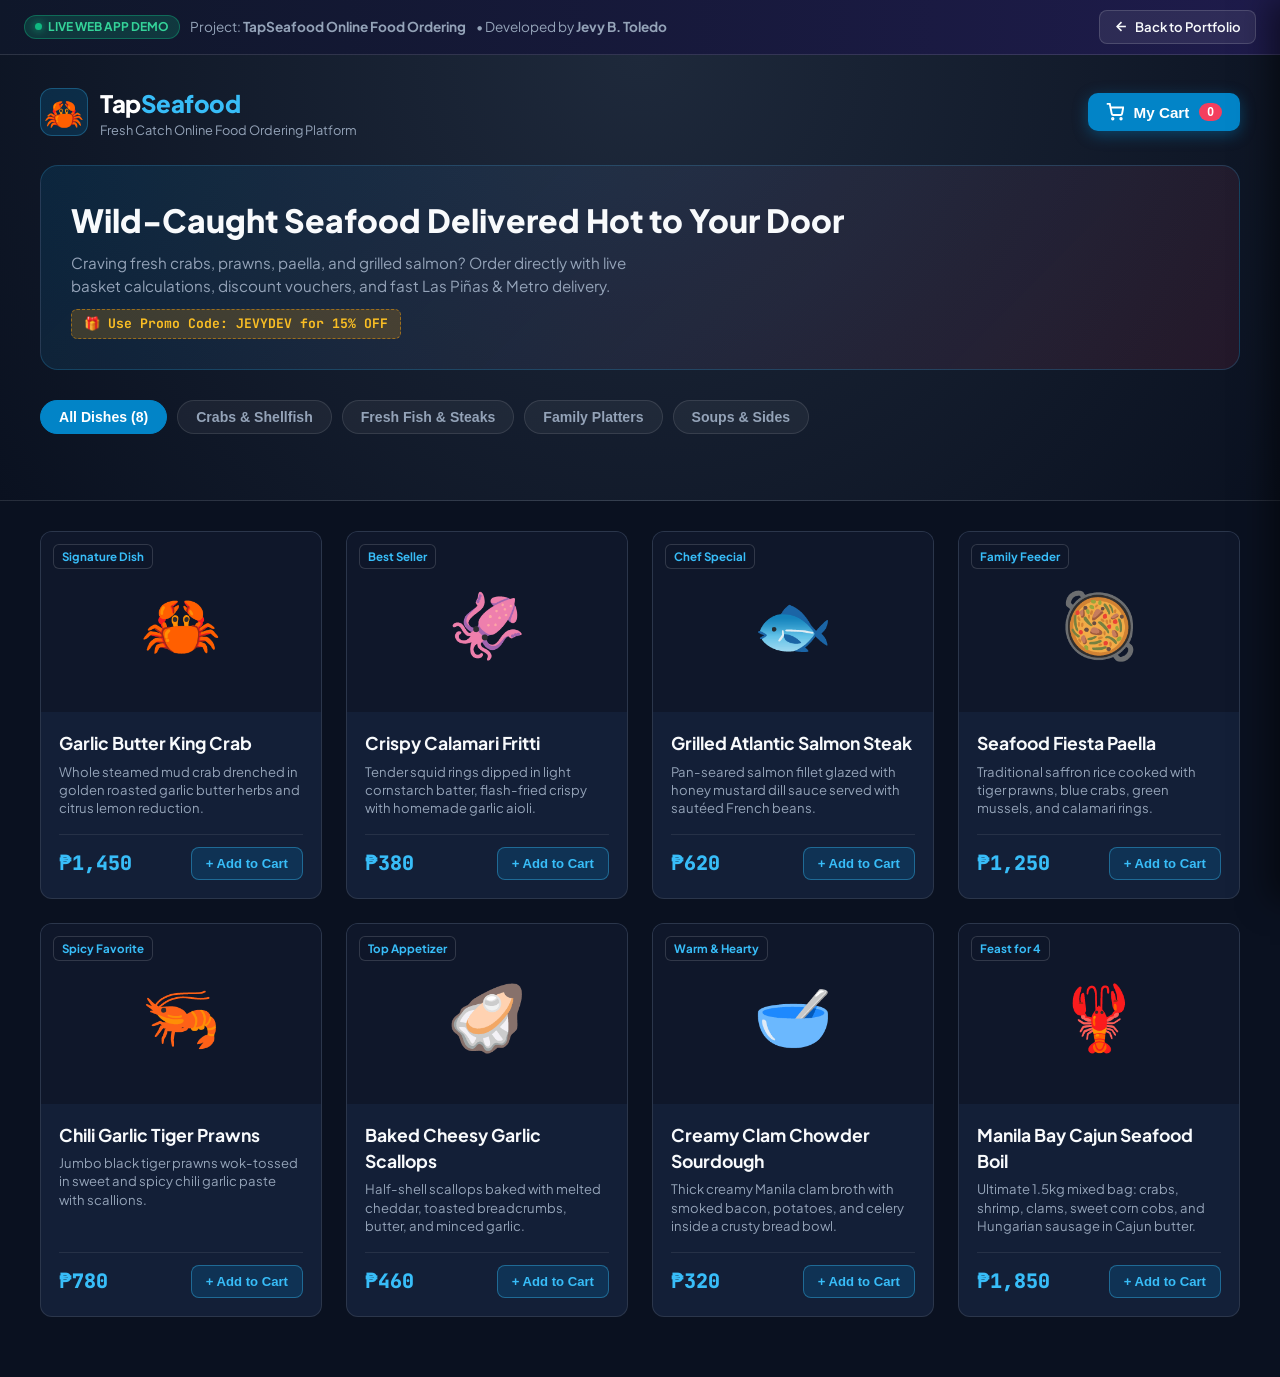
<file: jevy/demos/tapseafood/index.html>
<!DOCTYPE html>
<html lang="en">

<head>
    <meta charset="UTF-8">
    <meta name="viewport" content="width=device-width, initial-scale=1.0">
    <title>TapSeafood | Fresh Seafood Online Ordering — Live Demo by Jevy B. Toledo</title>
    <meta name="description"
        content="TapSeafood online ordering platform with real-time cart, checkout calculation, and order tracking. Built by Jevy B. Toledo.">
    <link rel="preconnect" href="https://fonts.googleapis.com">
    <link rel="preconnect" href="https://fonts.gstatic.com" crossorigin>
    <link
        href="https://fonts.googleapis.com/css2?family=Plus+Jakarta+Sans:wght@300;400;500;600;700;800&family=JetBrains+Mono:wght@500;700&display=swap"
        rel="stylesheet">
    <style>
        :root {
            --bg-dark: #0a1120;
            --bg-card: #131f37;
            --bg-card-hover: #1a2a4b;
            --surface: #1e293b;
            --primary: #0284c7;
            --primary-glow: rgba(2, 132, 199, 0.4);
            --accent-coral: #f43f5e;
            --accent-amber: #f59e0b;
            --accent-emerald: #10b981;
            --text-main: #f8fafc;
            --text-muted: #94a3b8;
            --border: rgba(255, 255, 255, 0.1);
            --radius-md: 12px;
            --radius-lg: 18px;
            --shadow-card: 0 10px 25px -5px rgba(0, 0, 0, 0.4);
        }

        * {
            box-sizing: border-box;
            margin: 0;
            padding: 0;
        }

        body {
            font-family: 'Plus Jakarta Sans', sans-serif;
            background-color: var(--bg-dark);
            color: var(--text-main);
            line-height: 1.5;
            min-height: 100vh;
            padding-bottom: 60px;
        }

        /* Top Demo Banner */
        .demo-top-bar {
            background: linear-gradient(90deg, #0f172a, #1e1b4b);
            border-bottom: 1px solid rgba(255, 255, 255, 0.12);
            padding: 10px 24px;
            display: flex;
            justify-content: space-between;
            align-items: center;
            position: sticky;
            top: 0;
            z-index: 100;
        }

        .demo-brand-pill {
            display: inline-flex;
            align-items: center;
            gap: 10px;
            font-size: 0.85rem;
            color: var(--text-muted);
        }

        .demo-badge {
            background: rgba(16, 185, 129, 0.2);
            color: #34d399;
            border: 1px solid rgba(16, 185, 129, 0.4);
            padding: 2px 10px;
            border-radius: 999px;
            font-size: 0.75rem;
            font-weight: 700;
            display: inline-flex;
            align-items: center;
            gap: 6px;
        }

        .pulse-dot {
            width: 7px;
            height: 7px;
            border-radius: 50%;
            background: #10b981;
            box-shadow: 0 0 8px #10b981;
            animation: pulse 1.5s infinite;
        }

        @keyframes pulse {

            0%,
            100% {
                opacity: 1;
                transform: scale(1);
            }

            50% {
                opacity: 0.4;
                transform: scale(0.85);
            }
        }

        .back-portfolio-btn {
            background: rgba(255, 255, 255, 0.08);
            color: #f8fafc;
            border: 1px solid rgba(255, 255, 255, 0.15);
            padding: 6px 14px;
            border-radius: 8px;
            font-size: 0.82rem;
            font-weight: 600;
            text-decoration: none;
            display: inline-flex;
            align-items: center;
            gap: 6px;
            transition: all 0.2s;
        }

        .back-portfolio-btn:hover {
            background: var(--primary);
            border-color: var(--primary);
            transform: translateX(-2px);
        }

        /* Storefront Header */
        .store-header {
            background: radial-gradient(circle at 50% 0%, #1e293b 0%, #0a1120 100%);
            padding: 30px 24px;
            border-bottom: 1px solid var(--border);
        }

        .store-container {
            max-width: 1200px;
            margin: 0 auto;
        }

        .store-nav {
            display: flex;
            justify-content: space-between;
            align-items: center;
            margin-bottom: 25px;
        }

        .store-logo {
            display: flex;
            align-items: center;
            gap: 12px;
            text-decoration: none;
            color: #fff;
        }

        .logo-icon {
            font-size: 2rem;
            background: rgba(2, 132, 199, 0.2);
            width: 48px;
            height: 48px;
            border-radius: 12px;
            display: flex;
            align-items: center;
            justify-content: center;
            border: 1px solid rgba(56, 189, 248, 0.3);
        }

        .store-title {
            font-size: 1.5rem;
            font-weight: 800;
            letter-spacing: -0.5px;
        }

        .store-title span {
            color: #38bdf8;
        }

        .store-tagline {
            font-size: 0.8rem;
            color: var(--text-muted);
        }

        .cart-trigger-btn {
            background: var(--primary);
            color: white;
            border: none;
            padding: 10px 18px;
            border-radius: 10px;
            font-size: 0.95rem;
            font-weight: 700;
            cursor: pointer;
            display: flex;
            align-items: center;
            gap: 10px;
            box-shadow: 0 4px 15px var(--primary-glow);
            transition: all 0.2s;
        }

        .cart-trigger-btn:hover {
            background: #0369a1;
            transform: translateY(-2px);
        }

        .cart-count-badge {
            background: var(--accent-coral);
            color: white;
            border-radius: 999px;
            font-size: 0.75rem;
            padding: 2px 8px;
            font-weight: 800;
        }

        /* Hero Banner */
        .store-hero {
            background: linear-gradient(135deg, rgba(2, 132, 199, 0.15), rgba(244, 63, 94, 0.1));
            border: 1px solid rgba(56, 189, 248, 0.2);
            border-radius: var(--radius-lg);
            padding: 30px;
            display: flex;
            justify-content: space-between;
            align-items: center;
            gap: 20px;
            margin-bottom: 30px;
        }

        .hero-info h1 {
            font-size: 2rem;
            font-weight: 800;
            margin-bottom: 8px;
        }

        .hero-info p {
            color: var(--text-muted);
            font-size: 0.95rem;
            max-width: 580px;
        }

        .promo-tag {
            display: inline-block;
            background: rgba(245, 158, 11, 0.2);
            color: #fbbf24;
            border: 1px dashed rgba(245, 158, 11, 0.5);
            padding: 4px 12px;
            border-radius: 6px;
            font-size: 0.82rem;
            font-weight: 700;
            margin-top: 12px;
            font-family: 'JetBrains Mono', monospace;
        }

        /* Category Filter Tabs */
        .category-tabs {
            display: flex;
            gap: 10px;
            overflow-x: auto;
            padding-bottom: 12px;
            margin-bottom: 24px;
        }

        .cat-tab {
            background: rgba(255, 255, 255, 0.05);
            color: var(--text-muted);
            border: 1px solid var(--border);
            padding: 8px 18px;
            border-radius: 999px;
            font-size: 0.88rem;
            font-weight: 600;
            cursor: pointer;
            white-space: nowrap;
            transition: all 0.2s;
        }

        .cat-tab.active,
        .cat-tab:hover {
            background: var(--primary);
            color: white;
            border-color: var(--primary);
        }

        /* Menu Grid */
        .menu-grid {
            display: grid;
            grid-template-columns: repeat(auto-fill, minmax(270px, 1fr));
            gap: 24px;
        }

        .menu-card {
            background: var(--bg-card);
            border: 1px solid var(--border);
            border-radius: var(--radius-md);
            overflow: hidden;
            display: flex;
            flex-direction: column;
            transition: all 0.3s;
        }

        .menu-card:hover {
            transform: translateY(-5px);
            border-color: rgba(56, 189, 248, 0.4);
            box-shadow: var(--shadow-card);
        }

        .card-media {
            height: 180px;
            position: relative;
            background: #0f172a;
            display: flex;
            align-items: center;
            justify-content: center;
            font-size: 4rem;
            overflow: hidden;
        }

        .card-media-bg {
            position: absolute;
            inset: 0;
            opacity: 0.3;
            background-size: cover;
            background-position: center;
        }

        .dish-badge {
            position: absolute;
            top: 12px;
            left: 12px;
            background: rgba(15, 23, 42, 0.85);
            backdrop-filter: blur(8px);
            border: 1px solid rgba(255, 255, 255, 0.15);
            color: #38bdf8;
            font-size: 0.72rem;
            font-weight: 700;
            padding: 3px 8px;
            border-radius: 6px;
        }

        .card-body {
            padding: 18px;
            display: flex;
            flex-direction: column;
            flex-grow: 1;
        }

        .dish-title {
            font-size: 1.1rem;
            font-weight: 700;
            margin-bottom: 6px;
        }

        .dish-desc {
            color: var(--text-muted);
            font-size: 0.82rem;
            line-height: 1.4;
            margin-bottom: 16px;
            flex-grow: 1;
        }

        .dish-footer {
            display: flex;
            justify-content: space-between;
            align-items: center;
            padding-top: 12px;
            border-top: 1px solid rgba(255, 255, 255, 0.08);
        }

        .dish-price {
            font-size: 1.25rem;
            font-weight: 800;
            color: #38bdf8;
            font-family: 'JetBrains Mono', monospace;
        }

        .add-cart-btn {
            background: rgba(2, 132, 199, 0.2);
            color: #38bdf8;
            border: 1px solid rgba(56, 189, 248, 0.4);
            padding: 8px 14px;
            border-radius: 8px;
            font-size: 0.82rem;
            font-weight: 700;
            cursor: pointer;
            transition: all 0.2s;
        }

        .add-cart-btn:hover {
            background: var(--primary);
            color: white;
            border-color: var(--primary);
        }

        /* Cart Slide-Over Drawer */
        .cart-drawer-backdrop {
            position: fixed;
            inset: 0;
            background: rgba(0, 0, 0, 0.6);
            backdrop-filter: blur(4px);
            z-index: 200;
            opacity: 0;
            pointer-events: none;
            transition: opacity 0.3s;
        }

        .cart-drawer-backdrop.open {
            opacity: 1;
            pointer-events: auto;
        }

        .cart-drawer {
            position: fixed;
            top: 0;
            right: -420px;
            width: 100%;
            max-width: 420px;
            height: 100vh;
            background: #111b2e;
            border-left: 1px solid var(--border);
            z-index: 201;
            display: flex;
            flex-direction: column;
            transition: right 0.3s cubic-bezier(0.16, 1, 0.3, 1);
            box-shadow: -10px 0 30px rgba(0, 0, 0, 0.5);
        }

        .cart-drawer.open {
            right: 0;
        }

        .cart-drawer-header {
            padding: 20px;
            border-bottom: 1px solid var(--border);
            display: flex;
            justify-content: space-between;
            align-items: center;
        }

        .drawer-title {
            font-size: 1.2rem;
            font-weight: 800;
            display: flex;
            align-items: center;
            gap: 8px;
        }

        .close-drawer-btn {
            background: transparent;
            border: none;
            color: var(--text-muted);
            font-size: 1.5rem;
            cursor: pointer;
            padding: 4px;
        }

        .cart-items-list {
            flex-grow: 1;
            overflow-y: auto;
            padding: 20px;
            display: flex;
            flex-direction: column;
            gap: 16px;
        }

        .cart-item {
            background: rgba(255, 255, 255, 0.03);
            border: 1px solid var(--border);
            border-radius: 10px;
            padding: 12px;
            display: flex;
            gap: 12px;
            align-items: center;
        }

        .item-emoji {
            font-size: 2rem;
            background: rgba(255, 255, 255, 0.05);
            width: 48px;
            height: 48px;
            border-radius: 8px;
            display: flex;
            align-items: center;
            justify-content: center;
        }

        .item-details {
            flex-grow: 1;
        }

        .item-name {
            font-weight: 700;
            font-size: 0.9rem;
            margin-bottom: 4px;
        }

        .item-price {
            color: #38bdf8;
            font-family: 'JetBrains Mono', monospace;
            font-size: 0.85rem;
            font-weight: 600;
        }

        .qty-controls {
            display: flex;
            align-items: center;
            gap: 8px;
        }

        .qty-btn {
            background: rgba(255, 255, 255, 0.1);
            color: white;
            border: none;
            width: 26px;
            height: 26px;
            border-radius: 6px;
            cursor: pointer;
            font-weight: 800;
        }

        .qty-num {
            font-weight: 700;
            font-size: 0.9rem;
            width: 16px;
            text-align: center;
        }

        .cart-empty-state {
            text-align: center;
            padding: 60px 20px;
            color: var(--text-muted);
        }

        .cart-drawer-footer {
            padding: 20px;
            border-top: 1px solid var(--border);
            background: rgba(10, 17, 32, 0.6);
        }

        .promo-input-row {
            display: flex;
            gap: 8px;
            margin-bottom: 16px;
        }

        .promo-input {
            background: rgba(255, 255, 255, 0.06);
            border: 1px solid var(--border);
            border-radius: 8px;
            color: white;
            padding: 8px 12px;
            font-size: 0.85rem;
            flex-grow: 1;
            text-transform: uppercase;
        }

        .apply-btn {
            background: rgba(255, 255, 255, 0.1);
            border: 1px solid var(--border);
            color: white;
            padding: 8px 14px;
            border-radius: 8px;
            font-size: 0.82rem;
            cursor: pointer;
            font-weight: 600;
        }

        .bill-row {
            display: flex;
            justify-content: space-between;
            font-size: 0.85rem;
            color: var(--text-muted);
            margin-bottom: 6px;
        }

        .bill-row.total {
            font-size: 1.15rem;
            font-weight: 800;
            color: white;
            margin-top: 10px;
            padding-top: 10px;
            border-top: 1px dashed rgba(255, 255, 255, 0.15);
        }

        .checkout-btn {
            width: 100%;
            background: linear-gradient(135deg, #0284c7, #2563eb);
            color: white;
            border: none;
            padding: 14px;
            border-radius: 10px;
            font-size: 1rem;
            font-weight: 800;
            cursor: pointer;
            margin-top: 16px;
            transition: all 0.2s;
        }

        .checkout-btn:hover {
            box-shadow: 0 4px 20px rgba(37, 99, 235, 0.4);
        }

        /* Modal for Checkout & Confirmation */
        .modal-wrap {
            position: fixed;
            inset: 0;
            background: rgba(0, 0, 0, 0.7);
            backdrop-filter: blur(5px);
            z-index: 300;
            display: flex;
            align-items: center;
            justify-content: center;
            padding: 20px;
            opacity: 0;
            pointer-events: none;
            transition: opacity 0.3s;
        }

        .modal-wrap.open {
            opacity: 1;
            pointer-events: auto;
        }

        .modal-box {
            background: #111b2e;
            border: 1px solid var(--border);
            border-radius: var(--radius-lg);
            width: 100%;
            max-width: 500px;
            max-height: 90vh;
            overflow-y: auto;
            padding: 28px;
            position: relative;
            box-shadow: 0 20px 40px rgba(0, 0, 0, 0.6);
        }

        .modal-header-title {
            font-size: 1.35rem;
            font-weight: 800;
            margin-bottom: 6px;
        }

        .form-group {
            margin-bottom: 14px;
        }

        .form-group label {
            display: block;
            font-size: 0.8rem;
            font-weight: 600;
            color: var(--text-muted);
            margin-bottom: 6px;
        }

        .form-group input,
        .form-group select,
        .form-group textarea {
            width: 100%;
            background: rgba(255, 255, 255, 0.05);
            border: 1px solid var(--border);
            border-radius: 8px;
            color: white;
            padding: 10px 14px;
            font-size: 0.9rem;
            font-family: inherit;
        }

        .form-group input:focus,
        .form-group select:focus,
        .form-group textarea:focus {
            border-color: #38bdf8;
            outline: none;
        }

        .payment-methods-grid {
            display: grid;
            grid-template-columns: repeat(3, 1fr);
            gap: 10px;
            margin-top: 8px;
        }

        .pay-option {
            background: rgba(255, 255, 255, 0.05);
            border: 1px solid var(--border);
            border-radius: 8px;
            padding: 10px;
            text-align: center;
            cursor: pointer;
            font-size: 0.8rem;
            font-weight: 700;
        }

        .pay-option.active {
            background: rgba(2, 132, 199, 0.25);
            border-color: #38bdf8;
            color: #38bdf8;
        }

        /* Order Tracking Card */
        .tracking-steps {
            display: flex;
            justify-content: space-between;
            margin: 24px 0;
            position: relative;
        }

        .tracking-steps::before {
            content: '';
            position: absolute;
            top: 14px;
            left: 20px;
            right: 20px;
            height: 3px;
            background: rgba(255, 255, 255, 0.1);
            z-index: 1;
        }

        .step-node {
            position: relative;
            z-index: 2;
            display: flex;
            flex-direction: column;
            align-items: center;
            gap: 6px;
            font-size: 0.72rem;
            color: var(--text-muted);
            text-align: center;
            width: 75px;
        }

        .step-icon {
            width: 30px;
            height: 30px;
            border-radius: 50%;
            background: #1e293b;
            border: 2px solid #64748b;
            display: flex;
            align-items: center;
            justify-content: center;
            font-weight: 800;
            font-size: 0.75rem;
        }

        .step-node.completed .step-icon {
            background: var(--accent-emerald);
            border-color: var(--accent-emerald);
            color: white;
        }

        .step-node.active .step-icon {
            background: var(--primary);
            border-color: #38bdf8;
            color: white;
            box-shadow: 0 0 10px var(--primary-glow);
        }

        .order-summary-box {
            background: rgba(255, 255, 255, 0.04);
            border: 1px solid var(--border);
            border-radius: 10px;
            padding: 16px;
            margin-bottom: 20px;
            font-size: 0.85rem;
        }

        /* Toast notification */
        .toast {
            position: fixed;
            bottom: 24px;
            right: 24px;
            background: #0284c7;
            color: white;
            padding: 12px 20px;
            border-radius: 10px;
            font-weight: 700;
            font-size: 0.9rem;
            box-shadow: 0 10px 25px rgba(0, 0, 0, 0.4);
            transform: translateY(100px);
            opacity: 0;
            transition: all 0.3s;
            z-index: 999;
        }

        .toast.show {
            transform: translateY(0);
            opacity: 1;
        }

        @media (max-width: 768px) {
            .store-hero {
                flex-direction: column;
                align-items: flex-start;
            }
        }
    </style>
</head>

<body>

    <!-- Top Portfolio Return Bar -->
    <header class="demo-top-bar">
        <div class="demo-brand-pill">
            <span class="demo-badge"><span class="pulse-dot"></span> LIVE WEB APP DEMO</span>
            <span>Project: <strong>TapSeafood Online Food Ordering</strong></span>
            <span>• Developed by <strong>Jevy B. Toledo</strong></span>
        </div>
        <a href="../../#projects" class="back-portfolio-btn">
            <svg width="15" height="15" viewBox="0 0 24 24" fill="none" stroke="currentColor" stroke-width="2.5">
                <line x1="19" y1="12" x2="5" y2="12"></line>
                <polyline points="12 19 5 12 12 5"></polyline>
            </svg>
            <span>Back to Portfolio</span>
        </a>
    </header>

    <!-- Storefront Navigation -->
    <div class="store-header">
        <div class="store-container">
            <nav class="store-nav">
                <a href="#" class="store-logo">
                    <div class="logo-icon">🦀</div>
                    <div>
                        <h2 class="store-title">Tap<span>Seafood</span></h2>
                        <p class="store-tagline">Fresh Catch Online Food Ordering Platform</p>
                    </div>
                </a>

                <button class="cart-trigger-btn" id="open-cart-btn">
                    <svg width="18" height="18" viewBox="0 0 24 24" fill="none" stroke="currentColor"
                        stroke-width="2.5">
                        <circle cx="9" cy="21" r="1"></circle>
                        <circle cx="20" cy="21" r="1"></circle>
                        <path d="M1 1h4l2.68 13.39a2 2 0 0 0 2 1.61h9.72a2 2 0 0 0 2-1.61L23 6H6"></path>
                    </svg>
                    <span>My Cart</span>
                    <span class="cart-count-badge" id="cart-counter">0</span>
                </button>
            </nav>

            <!-- Hero Banner -->
            <div class="store-hero">
                <div class="hero-info">
                    <h1>Wild-Caught Seafood Delivered Hot to Your Door</h1>
                    <p>Craving fresh crabs, prawns, paella, and grilled salmon? Order directly with live basket
                        calculations, discount vouchers, and fast Las Piñas & Metro delivery.</p>
                    <span class="promo-tag">🎁 Use Promo Code: <strong>JEVYDEV</strong> for 15% OFF</span>
                </div>
            </div>

            <!-- Category Filter Tabs -->
            <div class="category-tabs">
                <button class="cat-tab active" data-cat="all">All Dishes (8)</button>
                <button class="cat-tab" data-cat="crabs">Crabs &amp; Shellfish</button>
                <button class="cat-tab" data-cat="fish">Fresh Fish &amp; Steaks</button>
                <button class="cat-tab" data-cat="platters">Family Platters</button>
                <button class="cat-tab" data-cat="soups">Soups &amp; Sides</button>
            </div>
        </div>
    </div>

    <!-- Menu Items Grid -->
    <main class="store-container" style="margin-top: 30px;">
        <div class="menu-grid" id="menu-grid">
            <!-- Items rendered via JS -->
        </div>
    </main>

    <!-- Slide-over Cart Drawer -->
    <div class="cart-drawer-backdrop" id="cart-backdrop"></div>
    <aside class="cart-drawer" id="cart-drawer">
        <div class="cart-drawer-header">
            <h3 class="drawer-title">
                <span>🛒</span> Your Seafood Basket
            </h3>
            <button class="close-drawer-btn" id="close-cart-btn">&times;</button>
        </div>

        <div class="cart-items-list" id="cart-items-container">
            <!-- Injected by JS -->
        </div>

        <div class="cart-drawer-footer">
            <div class="promo-input-row">
                <input type="text" id="promo-code" class="promo-input" placeholder="Promo Voucher">
                <button class="apply-btn" id="apply-promo-btn">Apply</button>
            </div>

            <div class="bill-row">
                <span>Subtotal:</span>
                <span id="bill-subtotal">₱0.00</span>
            </div>
            <div class="bill-row" id="discount-row" style="display: none; color: #34d399;">
                <span>Discount (15%):</span>
                <span id="bill-discount">-₱0.00</span>
            </div>
            <div class="bill-row">
                <span>Delivery Fee:</span>
                <span id="bill-delivery">₱65.00</span>
            </div>
            <div class="bill-row">
                <span>12% VAT (included):</span>
                <span id="bill-tax">₱0.00</span>
            </div>
            <div class="bill-row total">
                <span>Total Amount:</span>
                <span id="bill-total" style="color: #38bdf8;">₱0.00</span>
            </div>

            <button class="checkout-btn" id="proceed-checkout-btn">
                Proceed to Checkout (₱0.00)
            </button>
        </div>
    </aside>

    <!-- Checkout Modal -->
    <div class="modal-wrap" id="checkout-modal">
        <div class="modal-box">
            <h3 class="modal-header-title">Delivery Details &amp; Payment</h3>
            <p style="color: var(--text-muted); font-size: 0.85rem; margin-bottom: 20px;">
                Complete your details to submit order to TapSeafood database.
            </p>

            <form id="checkout-form">
                <div class="form-group">
                    <label>Recipient Name *</label>
                    <input type="text" id="cust-name" required placeholder="e.g. Maria Santos" value="Jevy Toledo">
                </div>
                <div class="form-group">
                    <label>Contact Number (PH Mobile) *</label>
                    <input type="tel" id="cust-phone" required placeholder="0915-xxx-xxxx" value="0915-290-3182">
                </div>
                <div class="form-group">
                    <label>Delivery Address *</label>
                    <textarea id="cust-address" rows="2" required
                        placeholder="Street address, Village/Barangay, City">BF Martinville, Manuyo Dos, Las Piñas City</textarea>
                </div>
                <div class="form-group">
                    <label>Payment Method</label>
                    <div class="payment-methods-grid">
                        <div class="pay-option active" data-method="Cash on Delivery">Cash on Delivery</div>
                        <div class="pay-option" data-method="GCash">GCash / Maya</div>
                        <div class="pay-option" data-method="Credit Card">Credit Card</div>
                    </div>
                </div>

                <div class="bill-row total" style="margin-bottom: 20px;">
                    <span>Order Payable:</span>
                    <span id="modal-pay-total" style="color: #38bdf8;">₱0.00</span>
                </div>

                <button type="submit" class="checkout-btn" style="margin-top: 0;">
                    Confirm &amp; Place Order
                </button>
            </form>
        </div>
    </div>

    <!-- Order Confirmation Screen -->
    <div class="modal-wrap" id="confirmation-modal">
        <div class="modal-box" style="text-align: center;">
            <div style="font-size: 3rem; margin-bottom: 10px;">🎉</div>
            <h3 class="modal-header-title" style="color: #34d399;">Order Successfully Placed!</h3>
            <p style="color: var(--text-muted); font-size: 0.85rem;">
                Order Reference: <strong id="order-ref"
                    style="color: #38bdf8; font-family: 'JetBrains Mono', monospace;">#TS-89421</strong>
            </p>

            <!-- Real-time Live Tracking Steps -->
            <div class="tracking-steps">
                <div class="step-node completed">
                    <div class="step-icon">✓</div>
                    <span>Received</span>
                </div>
                <div class="step-node active">
                    <div class="step-icon">👨‍🍳</div>
                    <span>Cooking</span>
                </div>
                <div class="step-node">
                    <div class="step-icon">🛵</div>
                    <span>On Way</span>
                </div>
                <div class="step-node">
                    <div class="step-icon">🏠</div>
                    <span>Delivered</span>
                </div>
            </div>

            <div class="order-summary-box" id="confirmed-summary" style="text-align: left;">
                <!-- Filled by JS -->
            </div>

            <div style="display: flex; gap: 10px;">
                <button type="button" class="back-portfolio-btn"
                    style="flex: 1; justify-content: center; padding: 12px;" onclick="window.print()">
                    🖨️ Print Receipt
                </button>
                <button type="button" class="checkout-btn" style="flex: 1; margin: 0; padding: 12px;"
                    id="order-done-btn">
                    Order Again
                </button>
            </div>
        </div>
    </div>

    <!-- Toast Notification -->
    <div class="toast" id="toast-bar">Item added to cart!</div>

    <script>
        // Dishes Data
        const seafoodDishes = [
            {
                id: 1,
                name: 'Garlic Butter King Crab',
                category: 'crabs',
                price: 1450,
                desc: 'Whole steamed mud crab drenched in golden roasted garlic butter herbs and citrus lemon reduction.',
                emoji: '🦀',
                badge: 'Signature Dish'
            },
            {
                id: 2,
                name: 'Crispy Calamari Fritti',
                category: 'platters',
                price: 380,
                desc: 'Tender squid rings dipped in light cornstarch batter, flash-fried crispy with homemade garlic aioli.',
                emoji: '🦑',
                badge: 'Best Seller'
            },
            {
                id: 3,
                name: 'Grilled Atlantic Salmon Steak',
                category: 'fish',
                price: 620,
                desc: 'Pan-seared salmon fillet glazed with honey mustard dill sauce served with sautéed French beans.',
                emoji: '🐟',
                badge: 'Chef Special'
            },
            {
                id: 4,
                name: 'Seafood Fiesta Paella',
                category: 'platters',
                price: 1250,
                desc: 'Traditional saffron rice cooked with tiger prawns, blue crabs, green mussels, and calamari rings.',
                emoji: '🥘',
                badge: 'Family Feeder'
            },
            {
                id: 5,
                name: 'Chili Garlic Tiger Prawns',
                category: 'crabs',
                price: 780,
                desc: 'Jumbo black tiger prawns wok-tossed in sweet and spicy chili garlic paste with scallions.',
                emoji: '🦐',
                badge: 'Spicy Favorite'
            },
            {
                id: 6,
                name: 'Baked Cheesy Garlic Scallops',
                category: 'crabs',
                price: 460,
                desc: 'Half-shell scallops baked with melted cheddar, toasted breadcrumbs, butter, and minced garlic.',
                emoji: '🦪',
                badge: 'Top Appetizer'
            },
            {
                id: 7,
                name: 'Creamy Clam Chowder Sourdough',
                category: 'soups',
                price: 320,
                desc: 'Thick creamy Manila clam broth with smoked bacon, potatoes, and celery inside a crusty bread bowl.',
                emoji: '🥣',
                badge: 'Warm & Hearty'
            },
            {
                id: 8,
                name: 'Manila Bay Cajun Seafood Boil',
                category: 'platters',
                price: 1850,
                desc: 'Ultimate 1.5kg mixed bag: crabs, shrimp, clams, sweet corn cobs, and Hungarian sausage in Cajun butter.',
                emoji: '🦞',
                badge: 'Feast for 4'
            }
        ];

        let cart = {};
        let discountPercent = 0;
        let selectedPayment = 'Cash on Delivery';

        // Render Menu
        const menuGrid = document.getElementById('menu-grid');
        function renderMenu(category = 'all') {
            menuGrid.innerHTML = '';
            const filtered = category === 'all'
                ? seafoodDishes
                : seafoodDishes.filter(d => d.category === category);

            filtered.forEach(dish => {
                const card = document.createElement('div');
                card.className = 'menu-card';
                card.innerHTML = `
                    <div class="card-media">
                        <span class="dish-badge">${dish.badge}</span>
                        <span>${dish.emoji}</span>
                    </div>
                    <div class="card-body">
                        <h3 class="dish-title">${dish.name}</h3>
                        <p class="dish-desc">${dish.desc}</p>
                        <div class="dish-footer">
                            <span class="dish-price">₱${dish.price.toLocaleString()}</span>
                            <button class="add-cart-btn" onclick="addToCart(${dish.id})">
                                + Add to Cart
                            </button>
                        </div>
                    </div>
                `;
                menuGrid.appendChild(card);
            });
        }

        // Category Filter Tabs
        document.querySelectorAll('.cat-tab').forEach(tab => {
            tab.addEventListener('click', () => {
                document.querySelectorAll('.cat-tab').forEach(t => t.classList.remove('active'));
                tab.classList.add('active');
                renderMenu(tab.getAttribute('data-cat'));
            });
        });

        // Cart Actions
        function addToCart(dishId) {
            if (cart[dishId]) {
                cart[dishId].qty++;
            } else {
                const dish = seafoodDishes.find(d => d.id === dishId);
                cart[dishId] = {
                    ...dish,
                    qty: 1
                };
            }
            updateCartUI();
            showToast(`Added ${cart[dishId].name} to your cart!`);
        }

        function changeQty(dishId, delta) {
            if (!cart[dishId]) return;
            cart[dishId].qty += delta;
            if (cart[dishId].qty <= 0) {
                delete cart[dishId];
            }
            updateCartUI();
        }

        function updateCartUI() {
            const container = document.getElementById('cart-items-container');
            const counter = document.getElementById('cart-counter');
            const items = Object.values(cart);

            let totalItems = 0;
            let subtotal = 0;

            container.innerHTML = '';

            if (items.length === 0) {
                container.innerHTML = `
                    <div class="cart-empty-state">
                        <div style="font-size: 3rem; margin-bottom: 12px;">🌊</div>
                        <h4>Your cart is empty</h4>
                        <p>Explore our fresh seafood menu and add your favorite dishes!</p>
                    </div>
                `;
            } else {
                items.forEach(item => {
                    totalItems += item.qty;
                    const itemTotal = item.price * item.qty;
                    subtotal += itemTotal;

                    const row = document.createElement('div');
                    row.className = 'cart-item';
                    row.innerHTML = `
                        <div class="item-emoji">${item.emoji}</div>
                        <div class="item-details">
                            <div class="item-name">${item.name}</div>
                            <div class="item-price">₱${item.price.toLocaleString()} × ${item.qty} = ₱${itemTotal.toLocaleString()}</div>
                        </div>
                        <div class="qty-controls">
                            <button class="qty-btn" onclick="changeQty(${item.id}, -1)">-</button>
                            <span class="qty-num">${item.qty}</span>
                            <button class="qty-btn" onclick="changeQty(${item.id}, 1)">+</button>
                        </div>
                    `;
                    container.appendChild(row);
                });
            }

            counter.textContent = totalItems;

            // Bill Calculations
            const deliveryFee = subtotal > 1500 || subtotal === 0 ? 0 : 65;
            const discountAmount = subtotal * (discountPercent / 100);
            const taxableSubtotal = subtotal - discountAmount;
            const finalTotal = taxableSubtotal + deliveryFee;
            const vatAmount = taxableSubtotal * 0.12;

            document.getElementById('bill-subtotal').textContent = `₱${subtotal.toLocaleString('en-US', { minimumFractionDigits: 2 })}`;
            document.getElementById('bill-delivery').textContent = deliveryFee === 0 ? 'FREE' : `₱${deliveryFee.toFixed(2)}`;
            document.getElementById('bill-tax').textContent = `₱${vatAmount.toLocaleString('en-US', { minimumFractionDigits: 2 })}`;
            document.getElementById('bill-total').textContent = `₱${finalTotal.toLocaleString('en-US', { minimumFractionDigits: 2 })}`;
            document.getElementById('proceed-checkout-btn').textContent = `Proceed to Checkout (₱${finalTotal.toLocaleString('en-US', { minimumFractionDigits: 2 })})`;
            document.getElementById('modal-pay-total').textContent = `₱${finalTotal.toLocaleString('en-US', { minimumFractionDigits: 2 })}`;

            if (discountPercent > 0) {
                document.getElementById('discount-row').style.display = 'flex';
                document.getElementById('bill-discount').textContent = `-₱${discountAmount.toLocaleString('en-US', { minimumFractionDigits: 2 })}`;
            } else {
                document.getElementById('discount-row').style.display = 'none';
            }

            document.getElementById('proceed-checkout-btn').disabled = items.length === 0;
        }

        // Drawer Controls
        const drawer = document.getElementById('cart-drawer');
        const backdrop = document.getElementById('cart-backdrop');
        document.getElementById('open-cart-btn').addEventListener('click', () => {
            drawer.classList.add('open');
            backdrop.classList.add('open');
        });
        document.getElementById('close-cart-btn').addEventListener('click', () => {
            drawer.classList.remove('open');
            backdrop.classList.remove('open');
        });
        backdrop.addEventListener('click', () => {
            drawer.classList.remove('open');
            backdrop.classList.remove('open');
        });

        // Promo Code
        document.getElementById('apply-promo-btn').addEventListener('click', () => {
            const code = document.getElementById('promo-code').value.trim().toUpperCase();
            if (code === 'JEVYDEV' || code === 'SEAFOOD15') {
                discountPercent = 15;
                showToast('15% Discount Voucher applied successfully!');
                updateCartUI();
            } else {
                showToast('Invalid promo code. Try "JEVYDEV"');
            }
        });

        // Checkout Modal
        const checkoutModal = document.getElementById('checkout-modal');
        document.getElementById('proceed-checkout-btn').addEventListener('click', () => {
            drawer.classList.remove('open');
            backdrop.classList.remove('open');
            checkoutModal.classList.add('open');
        });

        // Payment Option selection
        document.querySelectorAll('.pay-option').forEach(opt => {
            opt.addEventListener('click', () => {
                document.querySelectorAll('.pay-option').forEach(o => o.classList.remove('active'));
                opt.classList.add('active');
                selectedPayment = opt.getAttribute('data-method');
            });
        });

        // Form Submit
        document.getElementById('checkout-form').addEventListener('submit', (e) => {
            e.preventDefault();
            const name = document.getElementById('cust-name').value;
            const phone = document.getElementById('cust-phone').value;
            const address = document.getElementById('cust-address').value;
            const randRef = '#TS-' + Math.floor(10000 + Math.random() * 90000);

            checkoutModal.classList.remove('open');

            // Render confirmation
            document.getElementById('order-ref').textContent = randRef;
            const items = Object.values(cart);
            let summaryHtml = `
                <p><strong>Customer:</strong> ${name} (${phone})</p>
                <p><strong>Deliver To:</strong> ${address}</p>
                <p><strong>Payment:</strong> ${selectedPayment}</p>
                <hr style="margin: 8px 0; border: none; border-top: 1px dashed rgba(255,255,255,0.15);">
                <p><strong>Ordered Items:</strong></p>
                <ul style="padding-left: 18px; margin: 4px 0;">
            `;
            items.forEach(it => {
                summaryHtml += `<li>${it.qty}x ${it.name} — ₱${(it.price * it.qty).toLocaleString()}</li>`;
            });
            summaryHtml += `</ul><p style="margin-top: 6px; font-weight: 700; color: #38bdf8;">Total Amount: ${document.getElementById('bill-total').textContent}</p>`;

            document.getElementById('confirmed-summary').innerHTML = summaryHtml;
            document.getElementById('confirmation-modal').classList.add('open');

            // Clear cart
            cart = {};
            discountPercent = 0;
            updateCartUI();
        });

        document.getElementById('order-done-btn').addEventListener('click', () => {
            document.getElementById('confirmation-modal').classList.remove('open');
        });

        // Toast Helper
        let toastTimeout;
        function showToast(msg) {
            const toast = document.getElementById('toast-bar');
            toast.textContent = msg;
            toast.classList.add('show');
            clearTimeout(toastTimeout);
            toastTimeout = setTimeout(() => {
                toast.classList.remove('show');
            }, 3000);
        }

        // Initialize
        renderMenu();
        updateCartUI();
    </script>
</body>

</html>
</file>
